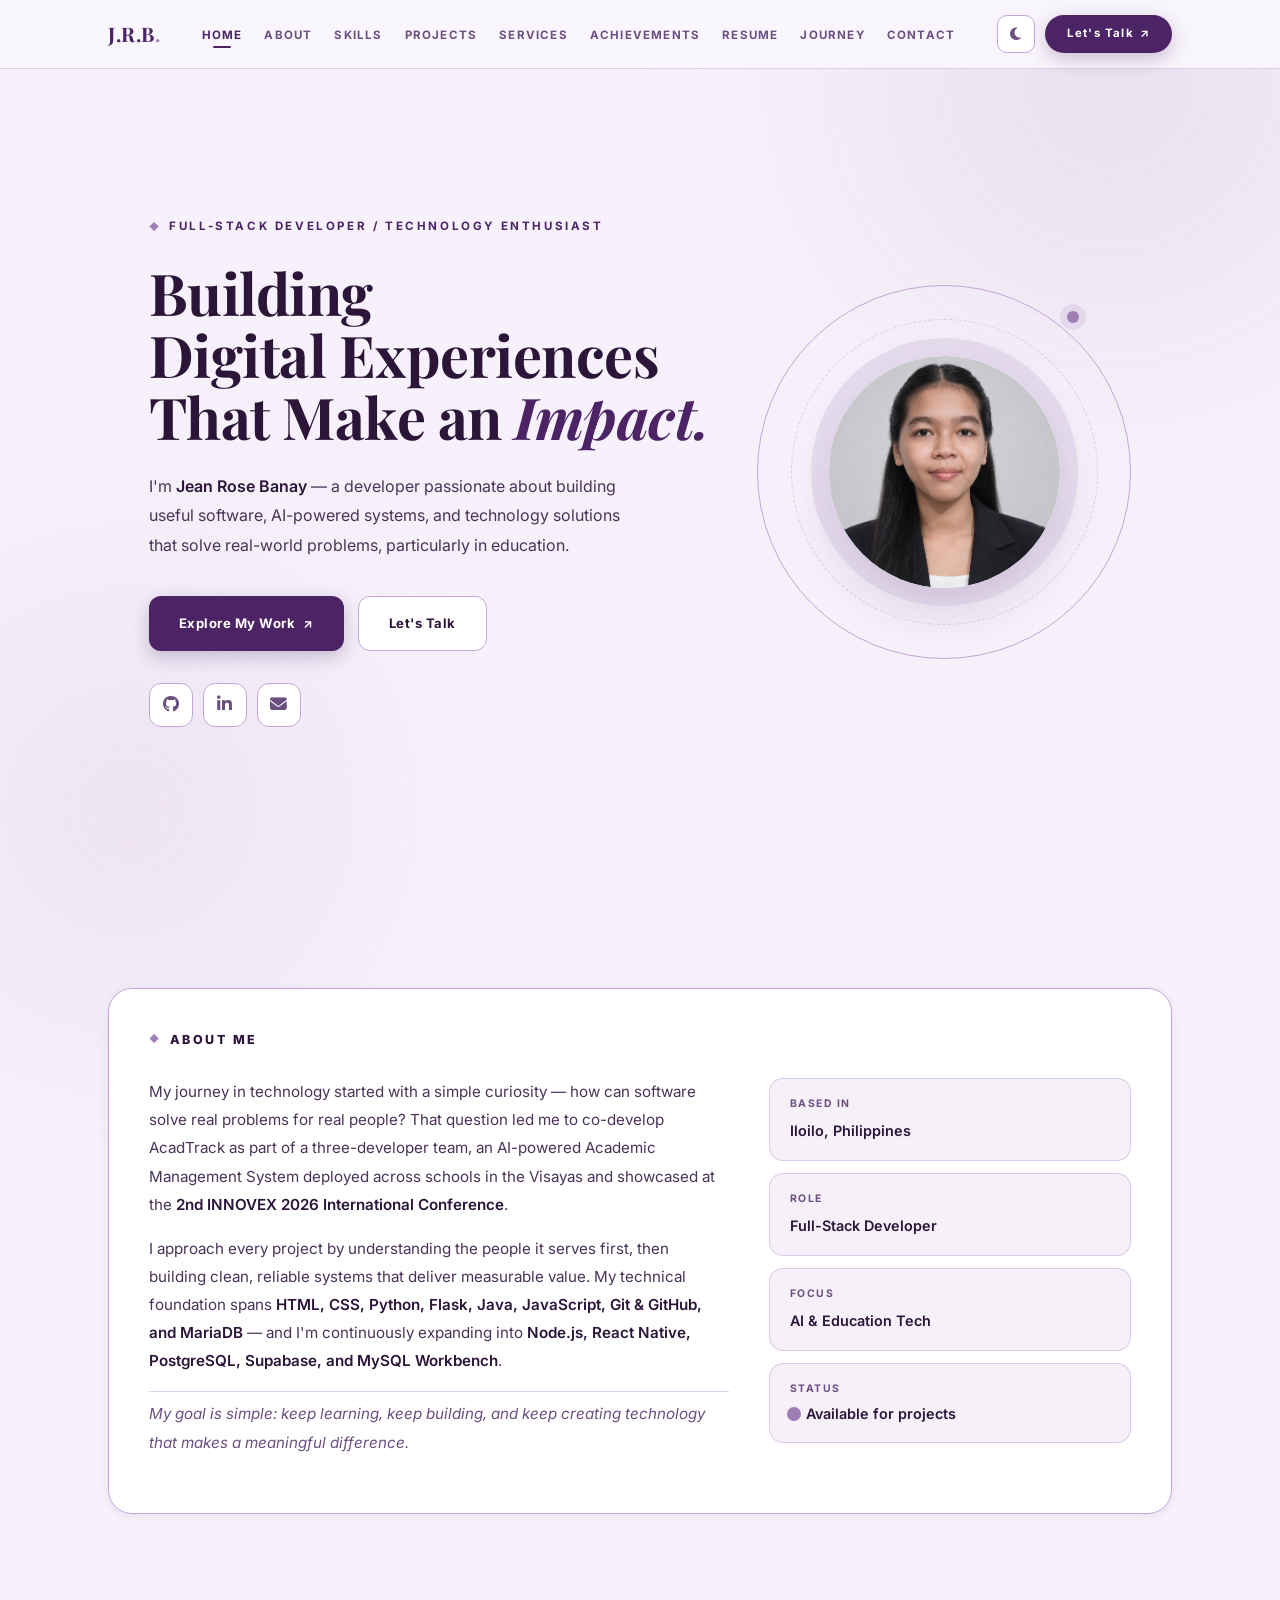
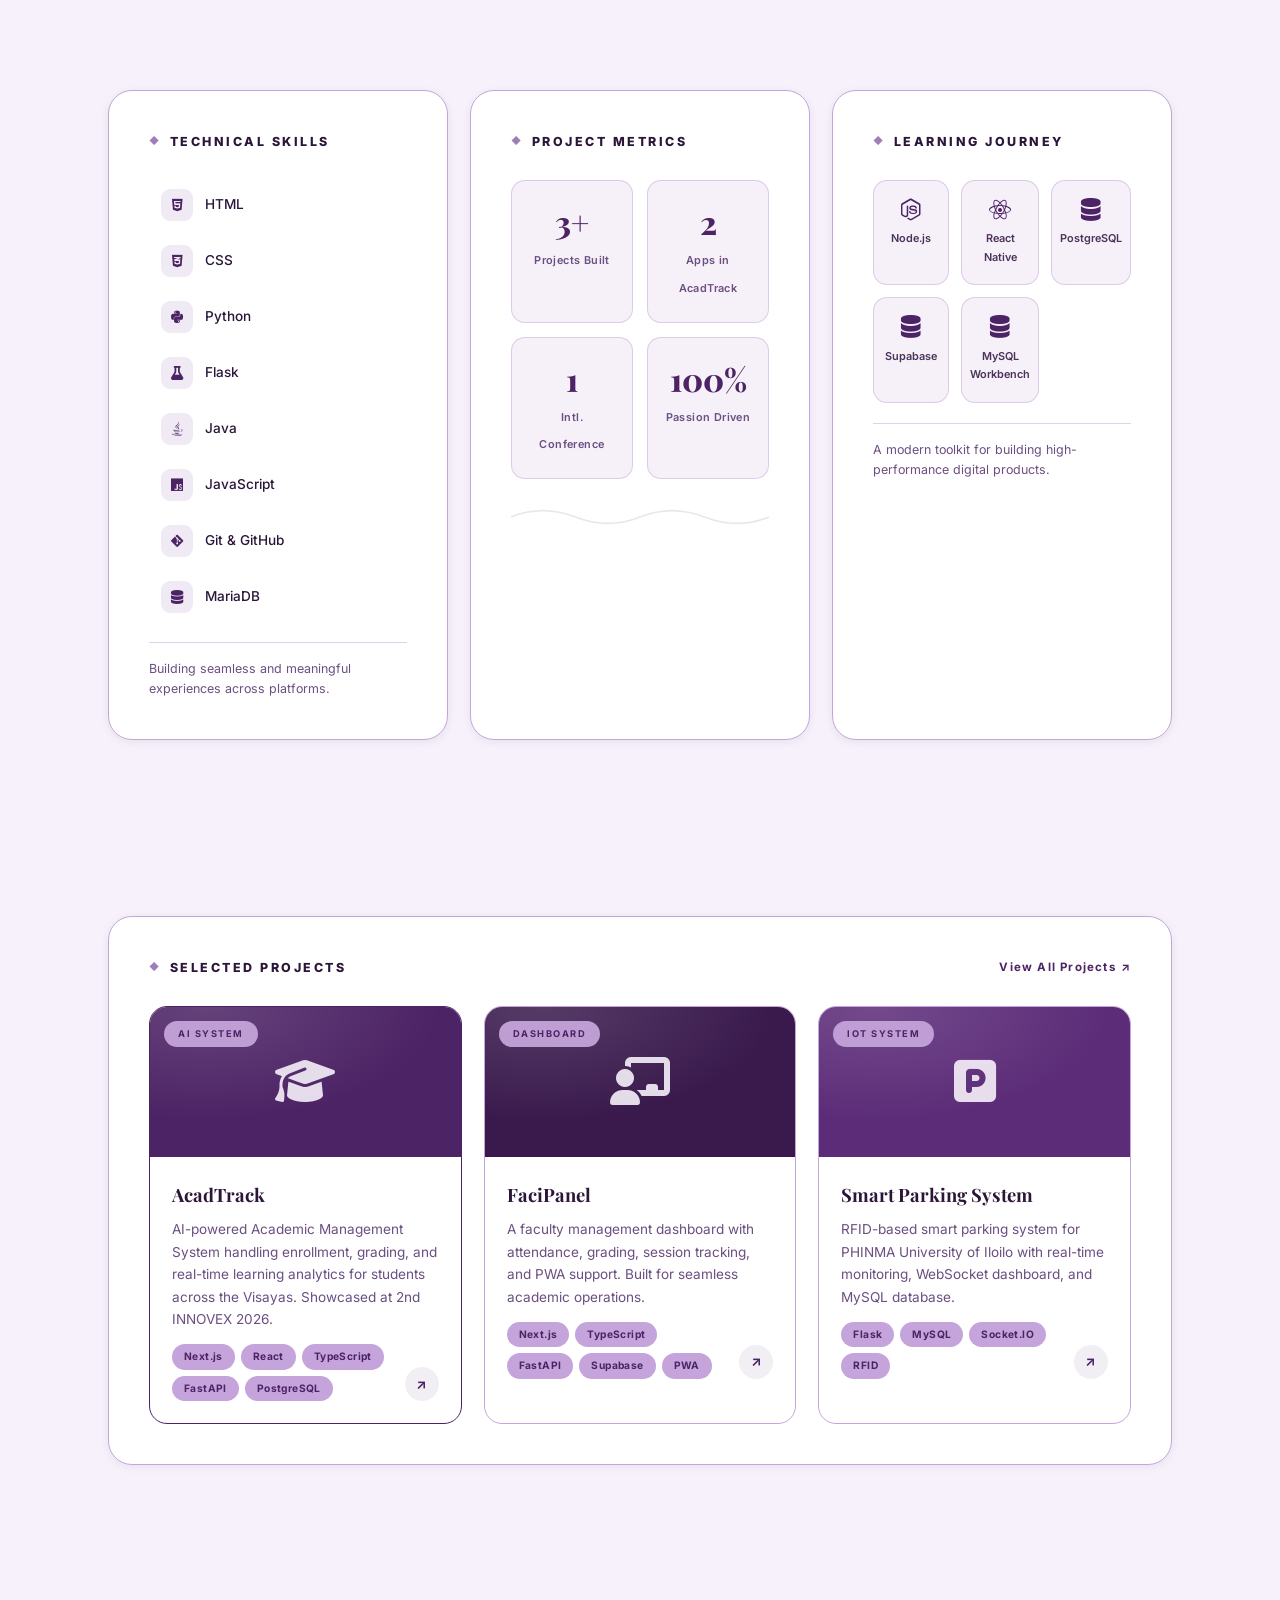
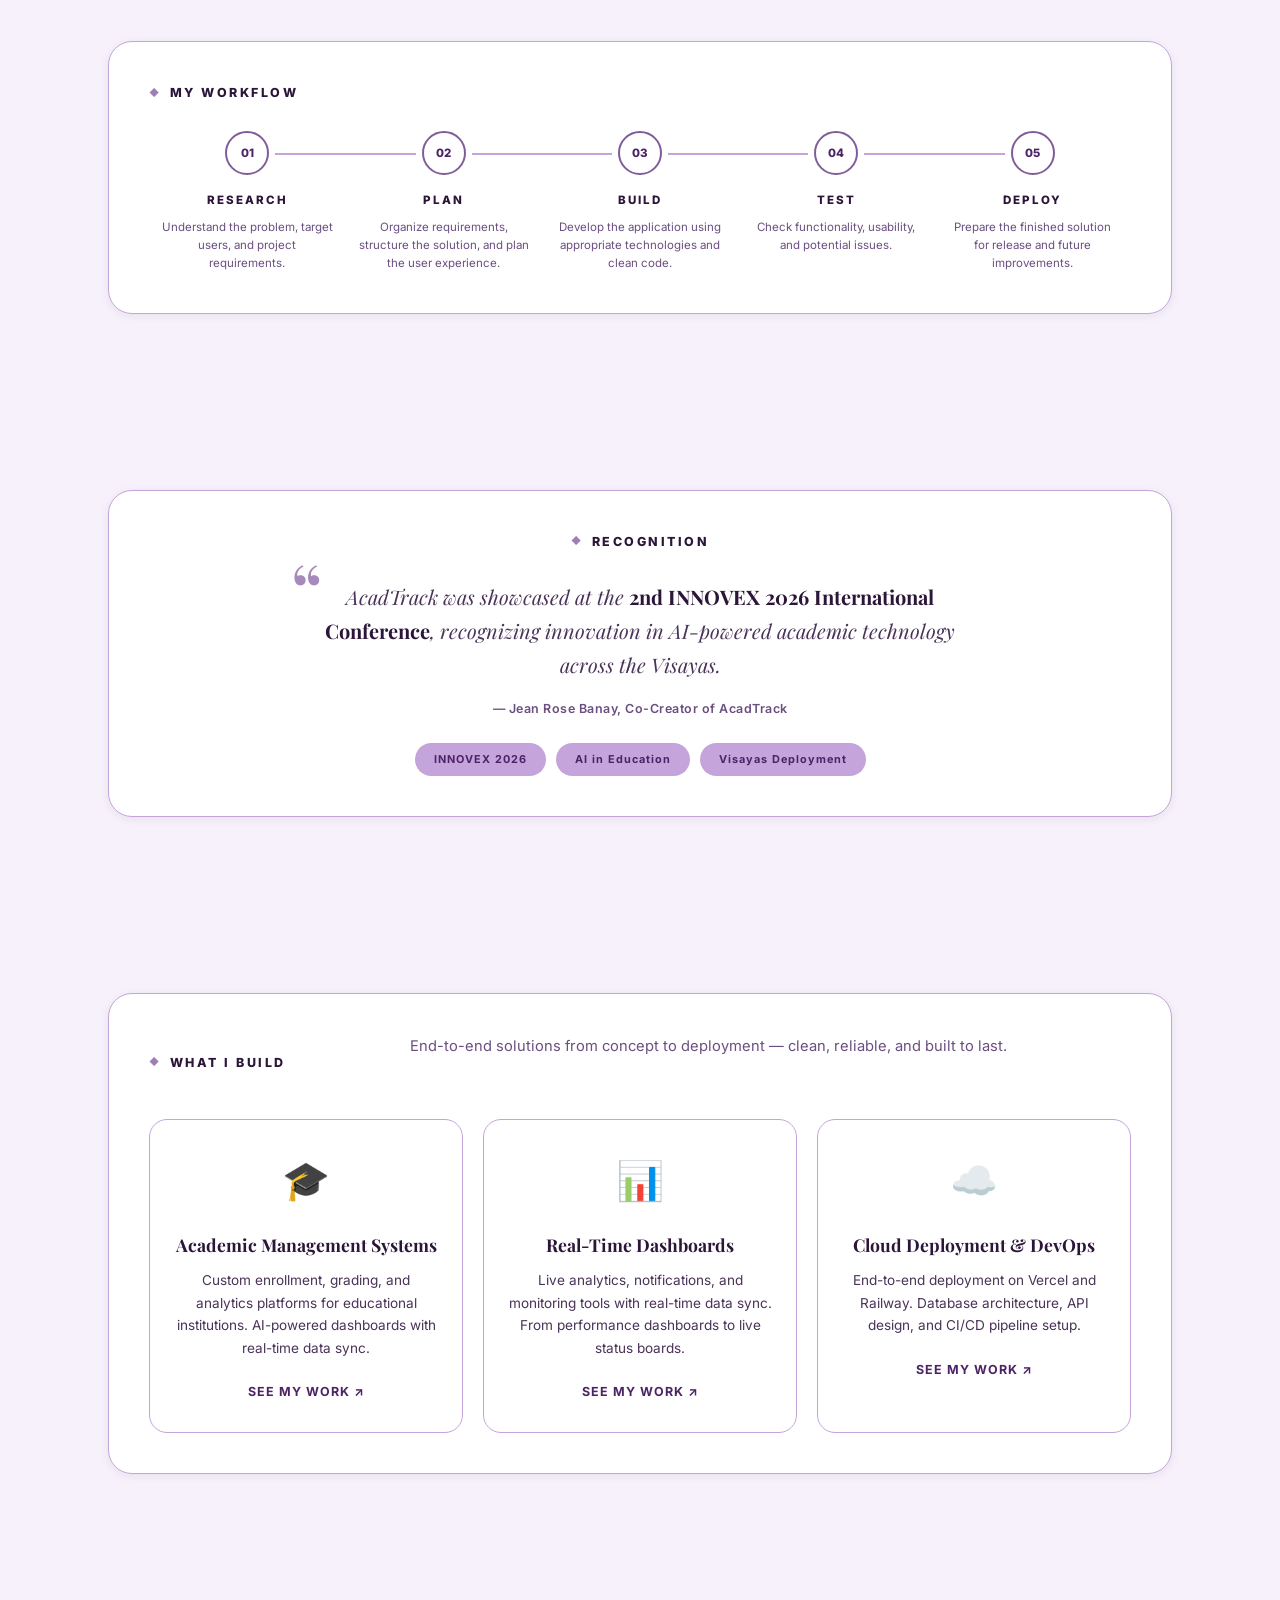
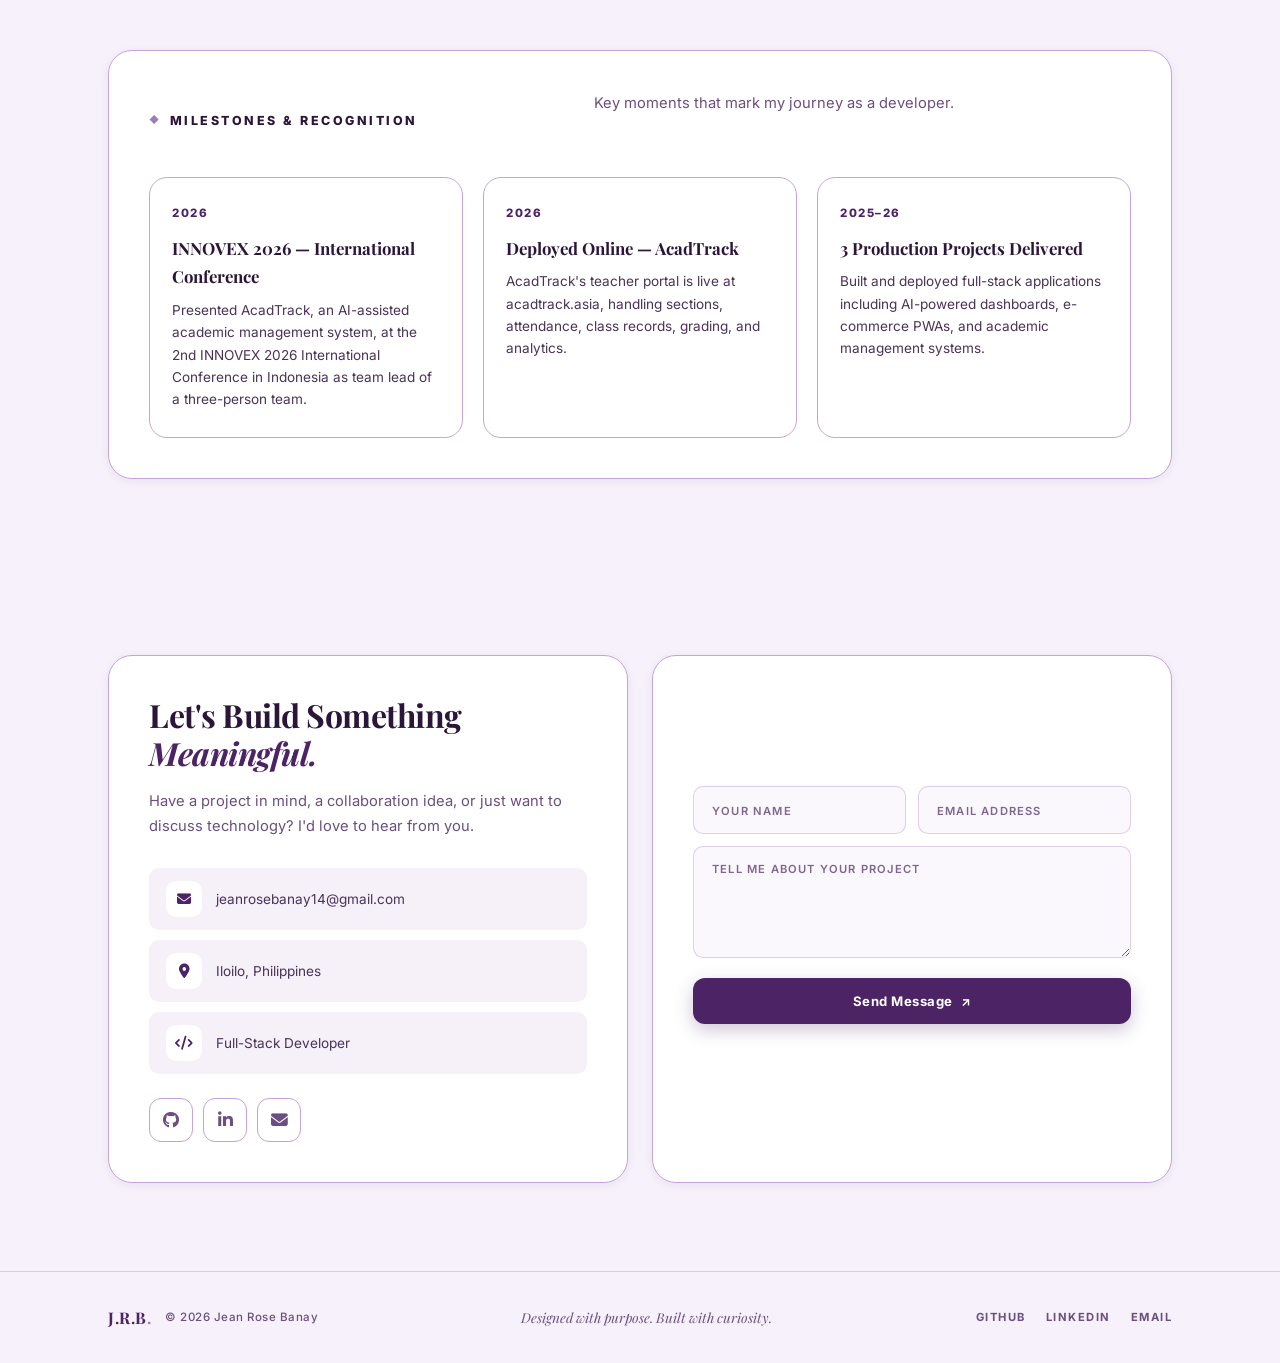
<file: index.html>
<!DOCTYPE html>
<html lang="en">
<head>
  <meta charset="UTF-8">
  <meta name="viewport" content="width=device-width, initial-scale=1.0">
  <meta name="description" content="Jean Rose Banay — Full-Stack Developer building useful software, AI-powered systems, and technology solutions. Portfolio and projects.">
  <meta name="theme-color" content="#4C2365">
  <title>Jean Rose Banay | Portfolio</title>
  <link rel="preconnect" href="https://fonts.googleapis.com">
  <link rel="preconnect" href="https://fonts.gstatic.com" crossorigin>
  <link href="https://fonts.googleapis.com/css2?family=Playfair+Display:ital,wght@0,400;0,500;0,600;0,700;0,800;1,400;1,500&family=Inter:wght@300;400;500;600;700&display=swap" rel="stylesheet">
  <link rel="stylesheet" href="https://cdnjs.cloudflare.com/ajax/libs/font-awesome/6.5.0/css/all.min.css">
  <link rel="stylesheet" href="style.css">
  <noscript>
    <style>.section { opacity: 1 !important; transform: none !important; }</style>
  </noscript>
</head>
<body>

  <div class="ambient-light light-1" aria-hidden="true"></div>
  <div class="ambient-light light-2" aria-hidden="true"></div>

  <a href="#main" class="skip-link">Skip to content</a>

  <header>
    <nav class="navbar" aria-label="Main navigation">
      <div class="nav-container">
        <a href="#hero" class="logo" aria-label="J.R.B. — Home">
          <span class="logo-mono">J.R.B<span class="logo-dot">.</span></span>
        </a>

        <ul class="nav-menu" id="nav-menu">
          <li><a href="#hero" class="nav-link active">HOME</a></li>
          <li><a href="#about" class="nav-link">ABOUT</a></li>
          <li><a href="#skills" class="nav-link">SKILLS</a></li>
          <li><a href="#projects" class="nav-link">PROJECTS</a></li>
          <li><a href="#services" class="nav-link">SERVICES</a></li>
          <li><a href="#achievements" class="nav-link">ACHIEVEMENTS</a></li>
          <li><a href="resume.html" class="nav-link">RESUME</a></li>
          <li><a href="#workflow" class="nav-link">JOURNEY</a></li>
          <li><a href="#contact" class="nav-link">CONTACT</a></li>
        </ul>

        <div class="nav-right">
          <button id="theme-toggle" class="theme-btn" aria-label="Toggle color theme">
            <i class="fas fa-moon" aria-hidden="true"></i>
          </button>
          <a href="#contact" class="nav-cta">Let's Talk <span aria-hidden="true">↗</span></a>
          <button class="hamburger" aria-label="Open menu" aria-expanded="false" aria-controls="nav-menu">
            <span class="bar"></span>
            <span class="bar"></span>
            <span class="bar"></span>
          </button>
        </div>
      </div>
    </nav>
  </header>

  <main id="main">

    <!-- ═══════════════ HERO ═══════════════ -->
    <section id="hero" class="section hero" aria-label="Introduction">
      <div class="container">
        <div class="hero-grid">
          <div class="hero-content">
            <p class="hero-label"><span class="diamond" aria-hidden="true">◆</span> FULL-STACK DEVELOPER / TECHNOLOGY ENTHUSIAST</p>

            <h1 class="hero-heading">
              Building<br>
              Digital Experiences<br>
              That Make an <em class="text-accent">Impact.</em>
            </h1>

            <p class="hero-intro">
              I'm <strong>Jean Rose Banay</strong> — a developer passionate about building useful software,
              AI-powered systems, and technology solutions that solve real-world problems,
              particularly in education.
            </p>

            <div class="hero-actions">
              <a href="#projects" class="btn btn-primary">Explore My Work <span class="btn-arrow" aria-hidden="true">↗</span></a>
              <a href="#contact" class="btn btn-ghost">Let's Talk</a>
            </div>

            <div class="hero-socials" aria-label="Social links">
              <a href="https://github.com/JeanRose14" target="_blank" rel="noopener noreferrer" class="social-icon" aria-label="GitHub profile">
                <i class="fab fa-github" aria-hidden="true"></i>
              </a>
              <a href="https://www.linkedin.com/in/jean-rose-banay-492a293ab/" target="_blank" rel="noopener noreferrer" class="social-icon" aria-label="LinkedIn profile">
                <i class="fab fa-linkedin-in" aria-hidden="true"></i>
              </a>
              <a href="mailto:jeanrosebanay14@gmail.com" class="social-icon" aria-label="Send an email">
                <i class="fas fa-envelope" aria-hidden="true"></i>
              </a>
            </div>
          </div>

          <div class="hero-visual">
            <div class="visual-frame">
              <div class="frame-ring ring-outer"></div>
              <div class="frame-ring ring-inner"></div>
              <div class="frame-core">
                <img src="assets/profile-photo.jpg" alt="Jean Rose Banay — Full-Stack Developer" class="profile-photo">
              </div>
            </div>
          </div>
        </div>
      </div>
    </section>

    <!-- ═══════════════ ABOUT ═══════════════ -->
    <section id="about" class="section" aria-label="About me">
      <div class="container">
        <div class="panel about-panel">
          <h3 class="panel-title"><span class="diamond" aria-hidden="true">◆</span> About Me</h3>
          <div class="about-grid">
            <div class="about-text">
              <p>
                My journey in technology started with a simple curiosity — how can software
                solve real problems for real people? That question led me to co-develop
                AcadTrack as part of a three-developer team, an AI-powered Academic
                Management System deployed across schools in the Visayas and showcased at
                the <strong>2nd INNOVEX 2026 International Conference</strong>.
              </p>
              <p>
                I approach every project by understanding the people it serves first,
                then building clean, reliable systems that deliver measurable value.
                My technical foundation spans <strong>HTML, CSS, Python, Flask, Java,
                JavaScript, Git &amp; GitHub, and MariaDB</strong> — and I'm continuously
                expanding into <strong>Node.js, React Native, PostgreSQL, Supabase,
                and MySQL Workbench</strong>.
              </p>
              <p class="about-goal">
                My goal is simple: keep learning, keep building, and keep creating
                technology that makes a meaningful difference.
              </p>
            </div>
            <div class="about-aside">
              <div class="aside-card">
                <span class="aside-label">Based in</span>
                <span class="aside-value">Iloilo, Philippines</span>
              </div>
              <div class="aside-card">
                <span class="aside-label">Role</span>
                <span class="aside-value">Full-Stack Developer</span>
              </div>
              <div class="aside-card">
                <span class="aside-label">Focus</span>
                <span class="aside-value">AI &amp; Education Tech</span>
              </div>
              <div class="aside-card">
                <span class="aside-label">Status</span>
                <span class="aside-value status-live"><span class="pulse-dot" aria-hidden="true"></span> Available for projects</span>
              </div>
            </div>
          </div>
        </div>
      </div>
    </section>

    <!-- ═══════════════ SKILLS / METRICS / TOOLS ═══════════════ -->
    <section id="skills" class="section" aria-label="Skills and technology stack">
      <div class="container">
        <div class="tri-grid">

          <div class="panel">
            <h3 class="panel-title"><span class="diamond" aria-hidden="true">◆</span> Technical Skills</h3>
            <ul class="skill-list">
              <li><span class="skill-ico"><i class="fab fa-html5" aria-hidden="true"></i></span> HTML</li>
              <li><span class="skill-ico"><i class="fab fa-css3-alt" aria-hidden="true"></i></span> CSS</li>
              <li><span class="skill-ico"><i class="fab fa-python" aria-hidden="true"></i></span> Python</li>
              <li><span class="skill-ico"><i class="fas fa-flask" aria-hidden="true"></i></span> Flask</li>
              <li><span class="skill-ico"><i class="fab fa-java" aria-hidden="true"></i></span> Java</li>
              <li><span class="skill-ico"><i class="fab fa-js" aria-hidden="true"></i></span> JavaScript</li>
              <li><span class="skill-ico"><i class="fab fa-git-alt" aria-hidden="true"></i></span> Git &amp; GitHub</li>
              <li><span class="skill-ico"><i class="fas fa-database" aria-hidden="true"></i></span> MariaDB</li>
            </ul>
            <p class="panel-footnote">Building seamless and meaningful experiences across platforms.</p>
          </div>

          <div class="panel">
            <h3 class="panel-title"><span class="diamond" aria-hidden="true">◆</span> Project Metrics</h3>
            <div class="metrics-grid">
              <div class="metric">
                <span class="metric-val">3+</span>
                <span class="metric-label">Projects Built</span>
              </div>
              <div class="metric">
                <span class="metric-val">2</span>
                <span class="metric-label">Apps in AcadTrack</span>
              </div>
              <div class="metric">
                <span class="metric-val">1</span>
                <span class="metric-label">Intl. Conference</span>
              </div>
              <div class="metric">
                <span class="metric-val">100%</span>
                <span class="metric-label">Passion Driven</span>
              </div>
            </div>
            <div class="metric-wave" aria-hidden="true">
              <svg viewBox="0 0 300 40" fill="none" xmlns="http://www.w3.org/2000/svg">
                <path d="M0 20 Q37 5 75 20 T150 20 T225 20 T300 20" stroke="url(#wg)" stroke-width="2" fill="none"/>
                <defs>
                  <linearGradient id="wg" x1="0" y1="0" x2="300" y2="0">
                    <stop offset="0%" stop-color="#4C2365" stop-opacity="0.15"/>
                    <stop offset="50%" stop-color="#C4A4DA" stop-opacity="0.6"/>
                    <stop offset="100%" stop-color="#4C2365" stop-opacity="0.15"/>
                  </linearGradient>
                </defs>
              </svg>
            </div>
          </div>

          <div class="panel">
            <h3 class="panel-title"><span class="diamond" aria-hidden="true">◆</span> Learning Journey</h3>
            <div class="tools-grid">
              <div class="tool"><i class="fab fa-node-js" aria-hidden="true"></i><span>Node.js</span></div>
              <div class="tool"><i class="fab fa-react" aria-hidden="true"></i><span>React Native</span></div>
              <div class="tool"><i class="fas fa-database" aria-hidden="true"></i><span>PostgreSQL</span></div>
              <div class="tool"><i class="fas fa-database" aria-hidden="true"></i><span>Supabase</span></div>
              <div class="tool"><i class="fas fa-database" aria-hidden="true"></i><span>MySQL Workbench</span></div>
            </div>
            <p class="panel-footnote">A modern toolkit for building high-performance digital products.</p>
          </div>
        </div>
      </div>
    </section>

    <!-- ═══════════════ PROJECTS ═══════════════ -->
    <section id="projects" class="section" aria-label="Selected projects">
      <div class="container">
        <div class="panel">
          <div class="panel-top">
            <h2 class="panel-title"><span class="diamond" aria-hidden="true">◆</span> Selected Projects</h2>
            <a href="https://github.com/JeanRose14" target="_blank" rel="noopener noreferrer" class="panel-link">
              View All Projects <span aria-hidden="true">↗</span>
            </a>
          </div>

          <div class="projects-grid">
            <article class="project-card featured" tabindex="0" role="link"
              aria-label="Open AcadTrack project"
              data-url="https://acadtrack.asia">
              <div class="project-thumb thumb-acadtrack">
                <span class="project-badge">AI System</span>
                <div class="thumb-visual" aria-hidden="true">
                  <i class="fas fa-graduation-cap"></i>
                </div>
              </div>
              <div class="project-body">
                <h3 class="project-name">AcadTrack</h3>
                <p class="project-desc">AI-powered Academic Management System handling enrollment, grading, and real-time learning analytics for students across the Visayas. Showcased at 2nd INNOVEX 2026.</p>
                <div class="project-tags">
                  <span>Next.js</span><span>React</span><span>TypeScript</span><span>FastAPI</span><span>PostgreSQL</span>
                </div>
                <span class="project-arrow" aria-hidden="true">↗</span>
              </div>
            </article>

            <article class="project-card" tabindex="0" role="link"
              aria-label="Open FaciPanel project"
              data-url="https://github.com/mark-12-fr/faci-panel">
              <div class="project-thumb thumb-facipanel">
                <span class="project-badge">Dashboard</span>
                <div class="thumb-visual" aria-hidden="true">
                  <i class="fas fa-chalkboard-teacher"></i>
                </div>
              </div>
              <div class="project-body">
                <h3 class="project-name">FaciPanel</h3>
                <p class="project-desc">A faculty management dashboard with attendance, grading, session tracking, and PWA support. Built for seamless academic operations.</p>
                <div class="project-tags">
                  <span>Next.js</span><span>TypeScript</span><span>FastAPI</span><span>Supabase</span><span>PWA</span>
                </div>
                <span class="project-arrow" aria-hidden="true">↗</span>
              </div>
            </article>

            <article class="project-card" tabindex="0" role="link"
              aria-label="Open Smart Parking System project"
              data-url="https://github.com/JeanRose14/An-Integrated-Smart-Parking-Facility-Management-System-for-PHINMA-University-of-Iloilo">
              <div class="project-thumb thumb-parking">
                <span class="project-badge">IoT System</span>
                <div class="thumb-visual" aria-hidden="true">
                  <i class="fas fa-parking"></i>
                </div>
              </div>
              <div class="project-body">
                <h3 class="project-name">Smart Parking System</h3>
                <p class="project-desc">RFID-based smart parking system for PHINMA University of Iloilo with real-time monitoring, WebSocket dashboard, and MySQL database.</p>
                <div class="project-tags">
                  <span>Flask</span><span>MySQL</span><span>Socket.IO</span><span>RFID</span>
                </div>
                <span class="project-arrow" aria-hidden="true">↗</span>
              </div>
            </article>
          </div>
        </div>
      </div>
    </section>

    <!-- ═══════════════ WORKFLOW ═══════════════ -->
    <section id="workflow" class="section" aria-label="My workflow">
      <div class="container">
        <div class="panel">
          <h3 class="panel-title"><span class="diamond" aria-hidden="true">◆</span> My Workflow</h3>
          <ol class="workflow-steps">
            <li class="step">
              <div class="step-num">01</div>
              <div class="step-line" aria-hidden="true"></div>
              <div class="step-text">
                <h4>Research</h4>
                <p>Understand the problem, target users, and project requirements.</p>
              </div>
            </li>
            <li class="step">
              <div class="step-num">02</div>
              <div class="step-line" aria-hidden="true"></div>
              <div class="step-text">
                <h4>Plan</h4>
                <p>Organize requirements, structure the solution, and plan the user experience.</p>
              </div>
            </li>
            <li class="step">
              <div class="step-num">03</div>
              <div class="step-line" aria-hidden="true"></div>
              <div class="step-text">
                <h4>Build</h4>
                <p>Develop the application using appropriate technologies and clean code.</p>
              </div>
            </li>
            <li class="step">
              <div class="step-num">04</div>
              <div class="step-line" aria-hidden="true"></div>
              <div class="step-text">
                <h4>Test</h4>
                <p>Check functionality, usability, and potential issues.</p>
              </div>
            </li>
            <li class="step">
              <div class="step-num">05</div>
              <div class="step-text">
                <h4>Deploy</h4>
                <p>Prepare the finished solution for release and future improvements.</p>
              </div>
            </li>
          </ol>
        </div>
      </div>
    </section>

    <!-- ═══════════════ RECOGNITION ═══════════════ -->
    <section id="recognition" class="section" aria-label="Recognition">
      <div class="container">
        <div class="panel recognition-panel">
          <h3 class="panel-title"><span class="diamond" aria-hidden="true">◆</span> Recognition</h3>
          <blockquote class="recognition-quote">
            <p>
              AcadTrack was showcased at the <strong>2nd INNOVEX 2026 International Conference</strong>,
              recognizing innovation in AI-powered academic technology across the Visayas.
            </p>
            <footer class="recognition-attr">— Jean Rose Banay, Co-Creator of AcadTrack</footer>
          </blockquote>
          <div class="recognition-tags">
            <span class="rec-badge">INNOVEX 2026</span>
            <span class="rec-badge">AI in Education</span>
            <span class="rec-badge">Visayas Deployment</span>
          </div>
        </div>
      </div>
    </section>

    <!-- ═══════════════ SERVICES ═══════════════ -->
    <section id="services" class="section" aria-label="Services">
      <div class="container">
        <div class="panel">
          <div class="panel-top">
            <h3 class="panel-title"><span class="diamond" aria-hidden="true">◆</span> What I Build</h3>
            <p class="services-lead">End-to-end solutions from concept to deployment — clean, reliable, and built to last.</p>
          </div>
          <div class="services-grid">
            <article class="service-card" tabindex="0">
              <div class="service-icon" aria-hidden="true">🎓</div>
              <h4 class="service-name">Academic Management Systems</h4>
              <p class="service-desc">Custom enrollment, grading, and analytics platforms for educational institutions. AI-powered dashboards with real-time data sync.</p>
              <a href="#projects" class="service-link">See My Work <span aria-hidden="true">↗</span></a>
            </article>
            <article class="service-card" tabindex="0">
              <div class="service-icon" aria-hidden="true">📊</div>
              <h4 class="service-name">Real-Time Dashboards</h4>
              <p class="service-desc">Live analytics, notifications, and monitoring tools with real-time data sync. From performance dashboards to live status boards.</p>
              <a href="#projects" class="service-link">See My Work <span aria-hidden="true">↗</span></a>
            </article>
            <article class="service-card" tabindex="0">
              <div class="service-icon" aria-hidden="true">☁️</div>
              <h4 class="service-name">Cloud Deployment &amp; DevOps</h4>
              <p class="service-desc">End-to-end deployment on Vercel and Railway. Database architecture, API design, and CI/CD pipeline setup.</p>
              <a href="#projects" class="service-link">See My Work <span aria-hidden="true">↗</span></a>
            </article>
          </div>
        </div>
      </div>
    </section>

    <!-- ═══════════════ ACHIEVEMENTS ═══════════════ -->
    <section id="achievements" class="section" aria-label="Achievements">
      <div class="container">
        <div class="panel">
          <div class="panel-top">
            <h3 class="panel-title"><span class="diamond" aria-hidden="true">◆</span> Milestones &amp; Recognition</h3>
            <p class="ach-lead">Key moments that mark my journey as a developer.</p>
          </div>
          <div class="achievements-grid">
            <article class="ach-card" tabindex="0">
              <div class="ach-year">2026</div>
              <h4 class="ach-title">INNOVEX 2026 — International Conference</h4>
              <p class="ach-desc">Presented AcadTrack, an AI-assisted academic management system, at the 2nd INNOVEX 2026 International Conference in Indonesia as team lead of a three-person team.</p>
            </article>
            <article class="ach-card" tabindex="0">
              <div class="ach-year">2026</div>
              <h4 class="ach-title">Deployed Online — AcadTrack</h4>
              <p class="ach-desc">AcadTrack's teacher portal is live at acadtrack.asia, handling sections, attendance, class records, grading, and analytics.</p>
            </article>
            <article class="ach-card" tabindex="0">
              <div class="ach-year">2025–26</div>
              <h4 class="ach-title">3 Production Projects Delivered</h4>
              <p class="ach-desc">Built and deployed full-stack applications including AI-powered dashboards, e-commerce PWAs, and academic management systems.</p>
            </article>
          </div>
        </div>
      </div>
    </section>

    <!-- ═══════════════ CONTACT ═══════════════ -->
    <section id="contact" class="section" aria-label="Contact">
      <div class="container">
        <div class="contact-grid">

          <div class="panel contact-info">
            <h3 class="panel-title panel-title-lg">
              Let's Build Something<br><span class="text-accent">Meaningful.</span>
            </h3>
            <p class="contact-lead">
              Have a project in mind, a collaboration idea, or just want to discuss
              technology? I'd love to hear from you.
            </p>

            <div class="contact-details">
              <a href="mailto:jeanrosebanay14@gmail.com" class="contact-row">
                <span class="row-icon" aria-hidden="true"><i class="fas fa-envelope"></i></span>
                <span>jeanrosebanay14@gmail.com</span>
              </a>
              <div class="contact-row">
                <span class="row-icon" aria-hidden="true"><i class="fas fa-map-marker-alt"></i></span>
                <span>Iloilo, Philippines</span>
              </div>
              <div class="contact-row">
                <span class="row-icon" aria-hidden="true"><i class="fas fa-code"></i></span>
                <span>Full-Stack Developer</span>
              </div>
            </div>

            <div class="contact-socials" aria-label="Social media links">
              <a href="https://github.com/JeanRose14" target="_blank" rel="noopener noreferrer" class="social-icon" aria-label="GitHub">
                <i class="fab fa-github" aria-hidden="true"></i>
              </a>
              <a href="https://www.linkedin.com/in/jean-rose-banay-492a293ab/" target="_blank" rel="noopener noreferrer" class="social-icon" aria-label="LinkedIn">
                <i class="fab fa-linkedin-in" aria-hidden="true"></i>
              </a>
              <a href="mailto:jeanrosebanay14@gmail.com" class="social-icon" aria-label="Email">
                <i class="fas fa-envelope" aria-hidden="true"></i>
              </a>
            </div>
          </div>

          <div class="panel contact-form-panel">
            <form id="contact-form" novalidate>
              <div class="form-row">
                <div class="form-field">
                  <label for="cf-name" class="sr-only">Your name</label>
                  <input type="text" id="cf-name" name="name" placeholder="YOUR NAME" autocomplete="name" required>
                </div>
                <div class="form-field">
                  <label for="cf-email" class="sr-only">Email address</label>
                  <input type="email" id="cf-email" name="email" placeholder="EMAIL ADDRESS" autocomplete="email" required>
                </div>
              </div>
              <div class="form-field">
                <label for="cf-msg" class="sr-only">Your message</label>
                <textarea id="cf-msg" name="message" rows="5" placeholder="TELL ME ABOUT YOUR PROJECT" required></textarea>
              </div>
              <button type="submit" class="btn btn-primary btn-block">
                Send Message <span class="btn-arrow" aria-hidden="true">↗</span>
              </button>
              <p class="form-note" role="status" aria-live="polite"></p>
            </form>
          </div>

        </div>
      </div>
    </section>

  </main>

  <footer class="site-footer">
    <div class="container footer-inner">
      <div class="footer-brand">
        <span class="logo-mono">J.R.B<span class="logo-dot">.</span></span>
        <span class="footer-copy">&copy; 2026 Jean Rose Banay</span>
      </div>
      <p class="footer-tagline">Designed with purpose. Built with curiosity.</p>
      <div class="footer-links">
        <a href="https://github.com/JeanRose14" target="_blank" rel="noopener noreferrer">GitHub</a>
        <a href="https://www.linkedin.com/in/jean-rose-banay-492a293ab/" target="_blank" rel="noopener noreferrer">LinkedIn</a>
        <a href="mailto:jeanrosebanay14@gmail.com">Email</a>
      </div>
    </div>
  </footer>

  <script src="script.js"></script>
</body>
</html>
</file>
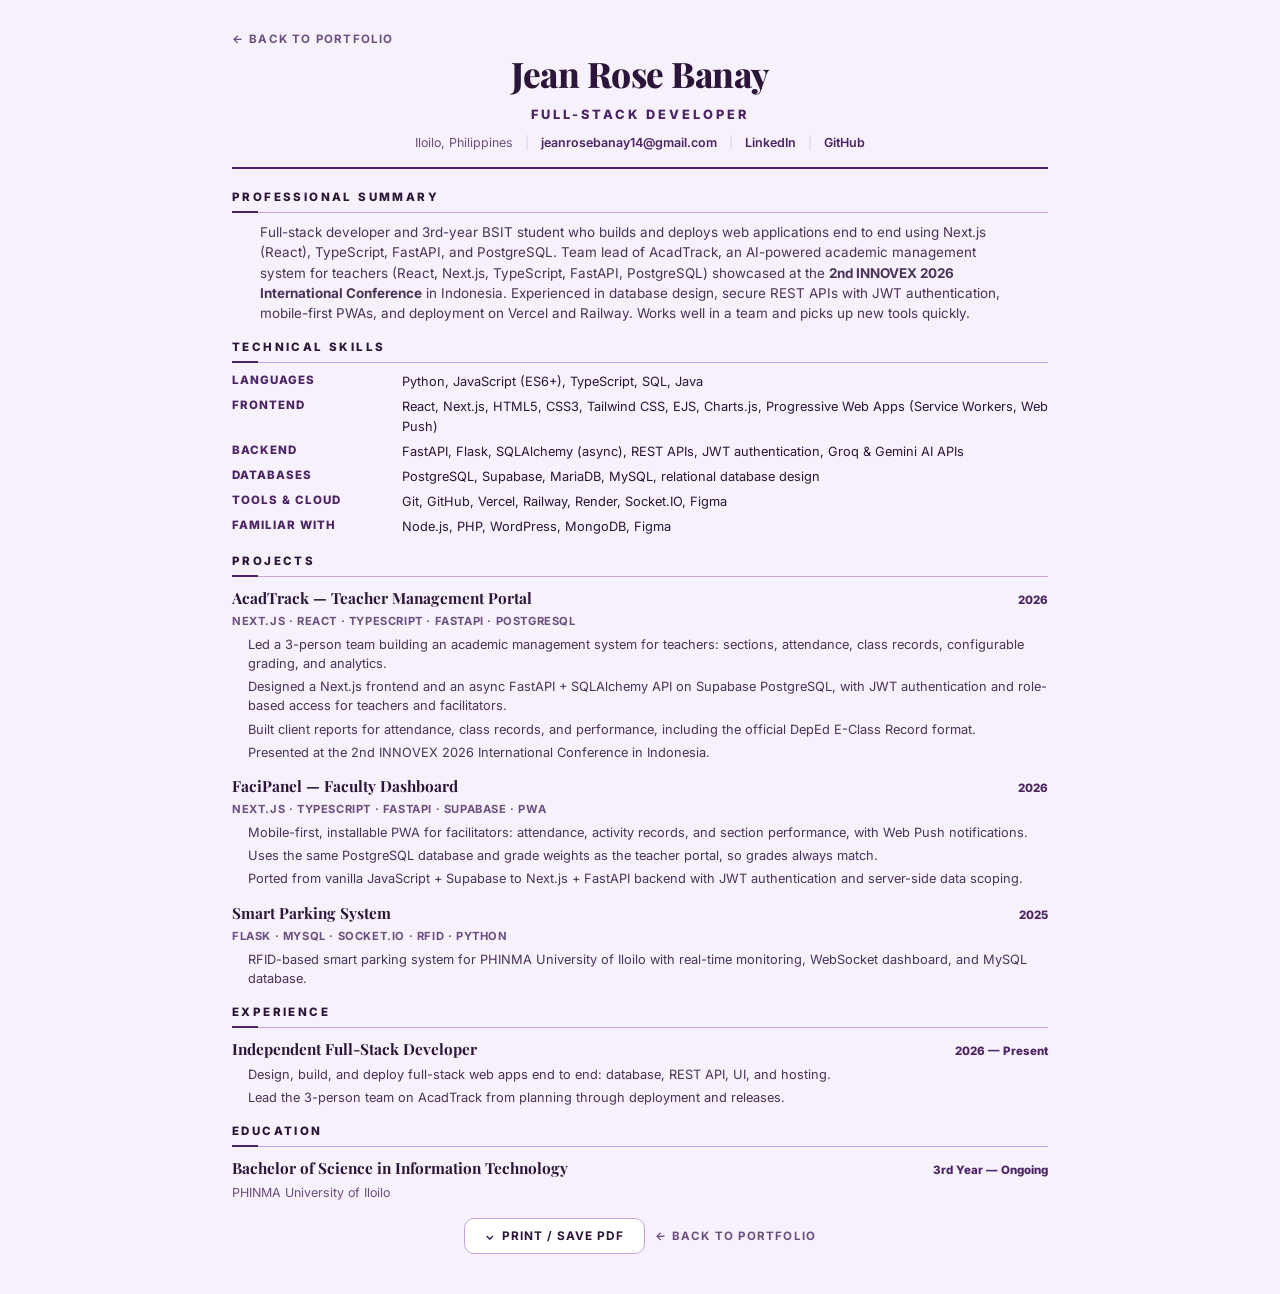
<file: resume.html>
<!DOCTYPE html>
<html lang="en">
<head>
  <meta charset="UTF-8">
  <meta name="viewport" content="width=device-width, initial-scale=1.0">
  <meta name="description" content="Jean Rose Banay — Full-Stack Developer Resume">
  <title>Jean Rose Banay | Resume</title>
  <link rel="preconnect" href="https://fonts.googleapis.com">
  <link rel="preconnect" href="https://fonts.gstatic.com" crossorigin>
  <link href="https://fonts.googleapis.com/css2?family=Playfair+Display:ital,wght@0,600;0,700;0,800;1,400&family=Inter:wght@400;500;600;700&display=swap" rel="stylesheet">
  <link rel="stylesheet" href="style.css">
  <style>
    /* ═════════════════════════════════════════════════════════════════════════════════════════════════
       RESUME PAGE — Compact, single-page résumé layout (print-ready, no gaps)
       Reuses the portfolio's deep-purple palette from style.css
       ═══════════════════════════════════════════════════════════════════════════════════════════════ */

    .resume-wrap {
      max-width: 860px;
      margin: 0 auto;
      padding: 28px 22px 40px;
      color: var(--ink);
      line-height: 1.5;
      font-family: var(--sans);
      font-size: 0.84rem;
    }

    /* ── Header ── */
    .resume-head {
      text-align: center;
      border-bottom: 2.5px double var(--primary-ink);
      padding-bottom: 14px;
      margin-bottom: 20px;
    }
    .resume-name {
      font-family: var(--serif);
      font-size: 2.2rem;
      font-weight: 800;
      letter-spacing: -0.5px;
      margin: 0 0 4px;
      color: var(--ink);
    }
    .resume-title {
      font-size: 0.8rem;
      font-weight: 800;
      letter-spacing: 3px;
      text-transform: uppercase;
      color: var(--primary-ink);
      margin: 0 0 10px;
    }
    .resume-contact {
      display: flex;
      justify-content: center;
      gap: 12px;
      flex-wrap: wrap;
      font-size: 0.78rem;
      color: var(--ink-muted);
    }
    .resume-contact a {
      color: var(--primary-ink);
      text-decoration: none;
      font-weight: 600;
    }
    .resume-contact a:hover {
      text-decoration: underline;
    }
    .resume-contact .sep {
      color: var(--border-soft);
      font-weight: 400;
    }

    /* ── Sections ── */
    section.resume-section {
      margin-bottom: 16px;
    }
    .resume-section h2 {
      font-size: 0.72rem;
      font-weight: 800;
      letter-spacing: 2.4px;
      text-transform: uppercase;
      color: var(--ink);
      margin: 0 0 9px;
      padding-bottom: 6px;
      border-bottom: 1px solid var(--border);
      position: relative;
    }
    .resume-section h2::after {
      content: '';
      position: absolute;
      bottom: -1px;
      left: 0;
      width: 26px;
      height: 2px;
      background: var(--primary-ink);
    }

    /* ── Professional Summary ── */
    .resume-summary p {
      margin: 0;
      font-size: 0.84rem;
      color: var(--ink-soft);
      max-width: 760px;
      margin-left: auto;
      margin-right: auto;
    }

    /* ── Technical Skills (two columns: label | values) ── */
    .skills-grid {
      display: grid;
      grid-template-columns: 150px 1fr;
      gap: 6px 20px;
    }
    .skill-cat {
      font-weight: 800;
      font-size: 0.72rem;
      color: var(--primary-ink);
      text-transform: uppercase;
      letter-spacing: 1px;
      align-self: start;
    }
    .skill-val {
      font-size: 0.8rem;
      color: var(--ink);
      align-self: start;
    }

    /* ── Entries: Projects / Experience / Education ── */
    .resume-entry {
      margin-bottom: 12px;
      page-break-inside: avoid;
    }
    .resume-entry-head {
      display: flex;
      justify-content: space-between;
      align-items: baseline;
      margin-bottom: 4px;
    }
    .resume-entry-name {
      font-family: var(--serif);
      font-size: 0.96rem;
      font-weight: 700;
      color: var(--ink);
    }
    .resume-entry-date {
      font-size: 0.72rem;
      font-weight: 800;
      color: var(--primary-ink);
      white-space: nowrap;
    }
    .resume-entry-stack {
      display: block;
      font-size: 0.7rem;
      font-weight: 700;
      color: var(--ink-muted);
      text-transform: uppercase;
      letter-spacing: 0.6px;
      margin-bottom: 5px;
    }
    .resume-entry ul {
      margin: 0;
      padding-left: 16px;
      color: var(--ink-soft);
      font-size: 0.8rem;
    }
    .resume-entry li {
      margin-bottom: 4px;
      line-height: 1.5;
    }
    .resume-entry li::marker {
      color: var(--primary-ink);
    }

    /* Education org line */
    .edu-org {
      color: var(--ink-muted);
      font-size: 0.78rem;
      margin-top: 1px;
    }

    /* ── Actions ── */
    .resume-actions {
      margin-top: 4px;
      display: flex;
      gap: 10px;
      justify-content: center;
      flex-wrap: wrap;
      page-break-inside: avoid;
    }
    .btn-print {
      display: inline-flex;
      align-items: center;
      gap: 6px;
      padding: 10px 20px;
      border: 1.5px solid var(--border);
      border-radius: 10px;
      background: var(--surface);
      color: var(--ink);
      font-family: var(--sans);
      font-size: 0.74rem;
      font-weight: 700;
      letter-spacing: 1px;
      text-transform: uppercase;
      text-decoration: none;
      cursor: pointer;
      transition: all 0.3s var(--ease);
    }
    .btn-print:hover {
      background: var(--primary);
      border-color: var(--primary);
      color: #fff;
      transform: translateY(-1px);
      box-shadow: var(--shadow-btn);
    }
    .back-link {
      font-size: 0.72rem;
      font-weight: 700;
      letter-spacing: 1.2px;
      text-transform: uppercase;
      color: var(--ink-muted);
      text-decoration: none;
      display: inline-flex;
      align-items: center;
      gap: 5px;
    }
    .back-link:hover { color: var(--primary-ink); }

    .print-hide { display: none !important; }

    /* ── Print ── */
    @media print {
      * { -webkit-print-color-adjust: exact !important; print-color-adjust: exact !important; }
      html { background: #fff !important; }
      body {
        background: #fff !important;
        color: #111 !important;
        font-size: 9pt;
        line-height: 1.45;
      }
      .resume-wrap {
        max-width: 100%;
        padding: 0;
        margin: 0;
        color: #111;
      }
      .print-hide, .no-print, .resume-actions, .btn-print, .ambient-light,
      header.navbar, footer, .site-footer { display: none !important; }
      a { color: #111 !important; text-decoration: none; }
      .resume-head { border-bottom-color: #111; padding-bottom: 12px; margin-bottom: 16px; }
      .resume-name { color: #111; }
      .resume-title { color: #4C2365; }
      .resume-contact { color: #555; }
      .resume-contact a { color: #4C2365; }
      .resume-section { page-break-inside: avoid; margin-bottom: 14px; }
      .resume-section h2 { color: #111; border-bottom-color: #111; }
      .resume-section h2::after { background: #111; }
      .resume-summary p { color: #333; }
      .skill-cat { color: #4C2365; }
      .skill-val { color: #111; }
      .resume-entry-name { color: #111; }
      .resume-entry-date { color: #4C2365; }
      .resume-entry-stack { color: #555; }
      .resume-entry ul { color: #333; }
      .resume-entry li::marker { color: #4C2365; }
      .edu-org { color: #555; }
      .resume-entry { page-break-inside: avoid; margin-bottom: 10px; }
      @page { margin: 14mm 12mm; }
    }

    /* ── Responsive ── */
    @media (max-width: 640px) {
      .resume-wrap { padding: 22px 16px 32px; }
      .resume-name { font-size: 1.8rem; }
      .skills-grid { grid-template-columns: 1fr; }
      .resume-contact { gap: 8px; }
    }
  </style>
</head>
<body>

  <div class="resume-wrap">

    <!-- Back to portfolio -->
    <a href="./" class="back-link" aria-label="Back to portfolio"><span aria-hidden="true">←</span> Back to Portfolio</a>

    <!-- ═══════════════ HEADER ═══════════════ -->
    <header class="resume-head">
      <h1 class="resume-name">Jean Rose Banay</h1>
      <div class="resume-title">Full-Stack Developer</div>
      <div class="resume-contact">
        <span>Iloilo, Philippines</span>
        <span class="sep">|</span>
        <a href="mailto:jeanrosebanay14@gmail.com">jeanrosebanay14@gmail.com</a>
        <span class="sep">|</span>
        <a href="https://www.linkedin.com/in/jean-rose-banay-492a293ab/" target="_blank" rel="noopener noreferrer">LinkedIn</a>
        <span class="sep">|</span>
        <a href="https://github.com/JeanRose14" target="_blank" rel="noopener noreferrer">GitHub</a>
      </div>
    </header>

    <!-- ═══════════════ PROFESSIONAL SUMMARY ═══════════════ -->
    <section class="resume-section">
      <h2>Professional Summary</h2>
      <div class="resume-summary">
        <p>
          Full-stack developer and 3rd-year BSIT student who builds and deploys web applications end to end
          using Next.js (React), TypeScript, FastAPI, and PostgreSQL. Team lead of AcadTrack, an AI-powered
          academic management system for teachers (React, Next.js, TypeScript, FastAPI, PostgreSQL) showcased
          at the <strong>2nd INNOVEX 2026 International Conference</strong> in Indonesia. Experienced in
          database design, secure REST APIs with JWT authentication, mobile-first PWAs, and deployment on
          Vercel and Railway. Works well in a team and picks up new tools quickly.
        </p>
      </div>
    </section>

    <!-- ═══════════════ TECHNICAL SKILLS ═══════════════ -->
    <section class="resume-section">
      <h2>Technical Skills</h2>
      <div class="skills-grid">
        <div class="skill-cat">Languages</div>
        <div class="skill-val">Python, JavaScript (ES6+), TypeScript, SQL, Java</div>

        <div class="skill-cat">Frontend</div>
        <div class="skill-val">React, Next.js, HTML5, CSS3, Tailwind CSS, EJS, Charts.js, Progressive Web Apps (Service Workers, Web Push)</div>

        <div class="skill-cat">Backend</div>
        <div class="skill-val">FastAPI, Flask, SQLAlchemy (async), REST APIs, JWT authentication, Groq &amp; Gemini AI APIs</div>

        <div class="skill-cat">Databases</div>
        <div class="skill-val">PostgreSQL, Supabase, MariaDB, MySQL, relational database design</div>

        <div class="skill-cat">Tools &amp; Cloud</div>
        <div class="skill-val">Git, GitHub, Vercel, Railway, Render, Socket.IO, Figma</div>

        <div class="skill-cat">Familiar With</div>
        <div class="skill-val">Node.js, PHP, WordPress, MongoDB, Figma</div>
      </div>
    </section>

    <!-- ═══════════════ PROJECTS ═══════════════ -->
    <section class="resume-section">
      <h2>Projects</h2>

      <div class="resume-entry">
        <div class="resume-entry-head">
          <span class="resume-entry-name">AcadTrack — Teacher Management Portal</span>
          <span class="resume-entry-date">2026</span>
        </div>
        <span class="resume-entry-stack">Next.js · React · TypeScript · FastAPI · PostgreSQL</span>
        <ul>
          <li>Led a 3-person team building an academic management system for teachers: sections, attendance, class records, configurable grading, and analytics.</li>
          <li>Designed a Next.js frontend and an async FastAPI + SQLAlchemy API on Supabase PostgreSQL, with JWT authentication and role-based access for teachers and facilitators.</li>
          <li>Built client reports for attendance, class records, and performance, including the official DepEd E-Class Record format.</li>
          <li>Presented at the 2nd INNOVEX 2026 International Conference in Indonesia.</li>
        </ul>
      </div>

      <div class="resume-entry">
        <div class="resume-entry-head">
          <span class="resume-entry-name">FaciPanel — Faculty Dashboard</span>
          <span class="resume-entry-date">2026</span>
        </div>
        <span class="resume-entry-stack">Next.js · TypeScript · FastAPI · Supabase · PWA</span>
        <ul>
          <li>Mobile-first, installable PWA for facilitators: attendance, activity records, and section performance, with Web Push notifications.</li>
          <li>Uses the same PostgreSQL database and grade weights as the teacher portal, so grades always match.</li>
          <li>Ported from vanilla JavaScript + Supabase to Next.js + FastAPI backend with JWT authentication and server-side data scoping.</li>
        </ul>
      </div>

      <div class="resume-entry">
        <div class="resume-entry-head">
          <span class="resume-entry-name">Smart Parking System</span>
          <span class="resume-entry-date">2025</span>
        </div>
        <span class="resume-entry-stack">Flask · MySQL · Socket.IO · RFID · Python</span>
        <ul>
          <li>RFID-based smart parking system for PHINMA University of Iloilo with real-time monitoring, WebSocket dashboard, and MySQL database.</li>
        </ul>
      </div>
    </section>

    <!-- ═══════════════ EXPERIENCE ═══════════════ -->
    <section class="resume-section">
      <h2>Experience</h2>

      <div class="resume-entry">
        <div class="resume-entry-head">
          <span class="resume-entry-name">Independent Full-Stack Developer</span>
          <span class="resume-entry-date">2026 — Present</span>
        </div>
        <ul>
          <li>Design, build, and deploy full-stack web apps end to end: database, REST API, UI, and hosting.</li>
          <li>Lead the 3-person team on AcadTrack from planning through deployment and releases.</li>
        </ul>
      </div>
    </section>

    <!-- ═══════════════ EDUCATION ═══════════════ -->
    <section class="resume-section">
      <h2>Education</h2>

      <div class="resume-entry">
        <div class="resume-entry-head">
          <span class="resume-entry-name">Bachelor of Science in Information Technology</span>
          <span class="resume-entry-date">3rd Year — Ongoing</span>
        </div>
        <div class="edu-org">PHINMA University of Iloilo</div>
      </div>
    </section>

    <!-- ═══════════════ ACTIONS ═══════════════ -->
    <div class="resume-actions">
      <button class="btn-print" onclick="window.print()" aria-label="Print / Save as PDF">
        <span aria-hidden="true">⌄</span> Print / Save PDF
      </button>
      <a href="./" class="back-link" aria-label="Back to portfolio"><span aria-hidden="true">←</span> Back to Portfolio</a>
    </div>

    <p class="print-hide" style="text-align:center; margin-top: 26px; font-size: 0.7rem; color: var(--ink-faint); letter-spacing: 1px;">
      © 2026 Jean Rose Banay — Resume
    </p>

  </div>

</body>
</html>
</file>
<file: style.css>
/* ═══════════════════════════════════════════════
   JEAN ROSE BANAY — Portfolio
   Palette · Deep Purple  #4C2365
           · Mid Purple   #7F5D99
           · Soft Purple  #9E7EB5
           · Pale Lavender #C4A4DA
   ═══════════════════════════════════════════════ */

/* ─── Reset ─── */
*, *::before, *::after { margin: 0; padding: 0; box-sizing: border-box; }

/* ─── Design tokens ─── */
:root {
  --serif: 'Playfair Display', Georgia, 'Times New Roman', serif;
  --sans: 'Inter', -apple-system, BlinkMacSystemFont, 'Segoe UI', sans-serif;

  /* Exact palette */
  --palette-deep: #4C2365;
  --palette-mid: #7F5D99;
  --palette-soft: #9E7EB5;
  --palette-pale: #C4A4DA;

  /* Primary / secondary / accent */
  --primary: var(--palette-deep);
  --primary-hover: #3A1A4D;
  --primary-ink: var(--palette-deep);
  --secondary: var(--palette-mid);
  --accent: var(--palette-soft);
  --on-accent: #2B1538;

  /* Tinted washes */
  --primary-wash: rgba(76, 35, 101, 0.07);
  --primary-wash-strong: rgba(76, 35, 101, 0.14);
  --accent-wash: rgba(158, 126, 181, 0.16);

  /* Surfaces & borders */
  --bg: #F6F1FA;
  --surface: #FFFFFF;
  --surface-hover: #FFFFFF;
  --nav-bg: rgba(250, 247, 253, 0.90);
  --border: var(--palette-pale);
  --border-soft: rgba(196, 164, 218, 0.50);
  --border-accent: rgba(76, 35, 101, 0.30);
  --tile-bg: rgba(196, 164, 218, 0.16);
  --chip-bg: var(--palette-pale);
  --chip-ink: var(--palette-deep);
  --field-bg: #FBF8FD;

  /* Text */
  --ink: #2B1538;
  --ink-soft: #4A3358;
  --ink-muted: #6B4F80;
  --ink-faint: #7E6690;

  /* Status */
  --error: #9E2F52;

  /* Effects */
  --shadow-sm: 0 2px 10px rgba(76, 35, 101, 0.07);
  --shadow-md: 0 10px 30px rgba(76, 35, 101, 0.10);
  --shadow-lg: 0 22px 48px rgba(76, 35, 101, 0.16);
  --shadow-btn: 0 6px 18px rgba(76, 35, 101, 0.26);
  --shadow-btn-hover: 0 10px 26px rgba(76, 35, 101, 0.34);

  --radius-sm: 10px;
  --radius-md: 14px;
  --radius-lg: 18px;
  --radius-xl: 24px;

  --ease: cubic-bezier(0.4, 0, 0.2, 1);
  --ease-out: cubic-bezier(0, 0, 0.2, 1);
}

/* ─── Dark theme ─── */
[data-theme="dark"] {
  --primary: var(--palette-mid);
  --primary-hover: #6B4A85;
  --primary-ink: var(--palette-pale);
  --secondary: var(--palette-soft);
  --accent: var(--palette-pale);

  --primary-wash: rgba(196, 164, 218, 0.10);
  --primary-wash-strong: rgba(196, 164, 218, 0.18);
  --accent-wash: rgba(196, 164, 218, 0.14);

  --bg: #1E0F2B;
  --surface: #2C173D;
  --surface-hover: #35204A;
  --nav-bg: rgba(30, 15, 43, 0.90);
  --border: rgba(196, 164, 218, 0.24);
  --border-soft: rgba(196, 164, 218, 0.14);
  --border-accent: rgba(196, 164, 218, 0.45);
  --tile-bg: rgba(196, 164, 218, 0.09);
  --chip-bg: rgba(196, 164, 218, 0.16);
  --chip-ink: #EADFF5;
  --field-bg: rgba(255, 255, 255, 0.04);

  --ink: #F2E9F8;
  --ink-soft: #D8C7E6;
  --ink-muted: #B49DC6;
  --ink-faint: #927BA6;

  --error: #E08AA0;

  --shadow-sm: 0 2px 10px rgba(0, 0, 0, 0.25);
  --shadow-md: 0 10px 30px rgba(0, 0, 0, 0.35);
  --shadow-lg: 0 22px 48px rgba(0, 0, 0, 0.45);
  --shadow-btn: 0 6px 18px rgba(0, 0, 0, 0.35);
  --shadow-btn-hover: 0 10px 26px rgba(0, 0, 0, 0.45);
}

/* ─── Base ─── */
html { scroll-behavior: smooth; scroll-padding-top: 84px; }

body {
  font-family: var(--sans);
  background: var(--bg);
  color: var(--ink);
  line-height: 1.7;
  font-size: 16px;
  overflow-x: hidden;
  -webkit-font-smoothing: antialiased;
  transition: background 0.5s var(--ease), color 0.5s var(--ease);
}

::selection {
  background: var(--primary);
  color: #fff;
}

img { max-width: 100%; display: block; }
a { color: inherit; }
ul, ol { list-style: none; }

.sr-only {
  position: absolute;
  width: 1px; height: 1px;
  padding: 0; margin: -1px;
  overflow: hidden;
  clip: rect(0,0,0,0);
  border: 0;
}

.skip-link {
  position: absolute;
  top: -100%;
  left: 16px;
  z-index: 9999;
  padding: 10px 20px;
  background: var(--primary);
  color: #fff;
  border-radius: 0 0 8px 8px;
  font-weight: 600;
  text-decoration: none;
  transition: top 0.3s;
}
.skip-link:focus { top: 0; }

:focus-visible {
  outline: 2px solid var(--primary-ink);
  outline-offset: 3px;
}

.container {
  max-width: 1120px;
  margin: 0 auto;
  padding: 0 28px;
  position: relative;
  z-index: 1;
}

.text-accent {
  color: var(--primary-ink);
  font-style: italic;
}

.diamond {
  font-size: 0.6rem;
  color: var(--accent);
  flex-shrink: 0;
}

/* ─── Ambient lights ─── */
.ambient-light {
  position: fixed;
  border-radius: 50%;
  filter: blur(120px);
  pointer-events: none;
  z-index: 0;
  will-change: transform;
}
.light-1 {
  width: 640px; height: 640px;
  background: radial-gradient(circle, rgba(127, 93, 153, 0.18), transparent 70%);
  top: -240px; right: -150px;
  animation: drift 26s ease-in-out infinite;
}
.light-2 {
  width: 520px; height: 520px;
  background: radial-gradient(circle, rgba(196, 164, 218, 0.30), transparent 70%);
  bottom: -170px; left: -130px;
  animation: drift 30s ease-in-out infinite reverse;
}
[data-theme="dark"] .light-1 { background: radial-gradient(circle, rgba(196, 164, 218, 0.14), transparent 70%); }
[data-theme="dark"] .light-2 { background: radial-gradient(circle, rgba(127, 93, 153, 0.18), transparent 70%); }

@keyframes drift {
  0%, 100% { transform: translate(0, 0) scale(1); }
  33%      { transform: translate(45px, -40px) scale(1.05); }
  66%      { transform: translate(-30px, 30px) scale(0.95); }
}

/* ═══════════ NAVIGATION ═══════════ */
.navbar {
  position: fixed;
  top: 0;
  width: 100%;
  z-index: 1000;
  background: var(--nav-bg);
  backdrop-filter: blur(16px) saturate(1.2);
  -webkit-backdrop-filter: blur(16px) saturate(1.2);
  border-bottom: 1px solid var(--border-soft);
  transition: background 0.4s, border-color 0.4s, box-shadow 0.4s;
}
.navbar.is-scrolled { box-shadow: var(--shadow-sm); }

.nav-container {
  max-width: 1120px;
  margin: 0 auto;
  padding: 0 28px;
  height: 68px;
  display: flex;
  align-items: center;
  justify-content: space-between;
}

.logo { text-decoration: none; display: flex; align-items: center; }
.logo-mono {
  font-family: var(--serif);
  font-size: 1.25rem;
  font-weight: 700;
  letter-spacing: 0.5px;
  color: var(--primary-ink);
}
.logo-dot { color: var(--accent); }

.nav-menu {
  display: flex;
  align-items: center;
  gap: 2px;
}
.nav-link {
  text-decoration: none;
  font-size: 0.72rem;
  font-weight: 700;
  letter-spacing: 1.2px;
  color: var(--ink-muted);
  padding: 8px 10px;
  border-radius: 8px;
  transition: color 0.25s, background 0.25s;
  position: relative;
  white-space: nowrap;
}
.nav-link:hover,
.nav-link.active {
  color: var(--primary-ink);
}
.nav-link.active::after {
  content: '';
  position: absolute;
  bottom: 2px;
  left: 50%;
  transform: translateX(-50%);
  width: 18px;
  height: 2px;
  background: var(--primary-ink);
  border-radius: 2px;
}

.nav-right { display: flex; align-items: center; gap: 10px; }

.theme-btn {
  width: 38px; height: 38px;
  display: flex; align-items: center; justify-content: center;
  background: var(--surface);
  border: 1px solid var(--border);
  border-radius: 10px;
  color: var(--ink-muted);
  font-size: 0.9rem;
  cursor: pointer;
  transition: color 0.3s var(--ease), border-color 0.3s var(--ease), transform 0.3s var(--ease);
}
.theme-btn:hover {
  border-color: var(--primary-ink);
  color: var(--primary-ink);
  transform: rotate(12deg);
}

.nav-cta {
  display: inline-flex;
  align-items: center;
  gap: 6px;
  padding: 9px 22px;
  background: var(--primary);
  color: #fff;
  text-decoration: none;
  font-size: 0.72rem;
  font-weight: 700;
  letter-spacing: 1.2px;
  border-radius: 50px;
  white-space: nowrap;
  flex-shrink: 0;
  box-shadow: var(--shadow-btn);
  transition: background 0.3s var(--ease), transform 0.3s var(--ease), box-shadow 0.3s var(--ease);
}
.nav-cta:hover {
  background: var(--primary-hover);
  transform: translateY(-2px);
  box-shadow: var(--shadow-btn-hover);
}

.hamburger {
  display: none;
  flex-direction: column;
  gap: 5px;
  background: none;
  border: none;
  cursor: pointer;
  padding: 6px;
}
.bar {
  display: block;
  width: 22px; height: 2px;
  background: var(--ink);
  border-radius: 2px;
  transition: all 0.3s var(--ease);
}
.hamburger[aria-expanded="true"] .bar:nth-child(1) { transform: translateY(7px) rotate(45deg); }
.hamburger[aria-expanded="true"] .bar:nth-child(2) { opacity: 0; }
.hamburger[aria-expanded="true"] .bar:nth-child(3) { transform: translateY(-7px) rotate(-45deg); }

/* ═══════════ SECTION BASE ═══════════ */
.section {
  padding: 88px 0;
  position: relative;
}

.panel {
  background: var(--surface);
  border: 1px solid var(--border);
  border-radius: var(--radius-xl);
  padding: 40px;
  box-shadow: var(--shadow-sm);
  transition: box-shadow 0.4s var(--ease), border-color 0.4s var(--ease), background 0.4s;
  position: relative;
  z-index: 1;
}
.panel:hover {
  box-shadow: var(--shadow-md);
  border-color: var(--border-accent);
}

.panel-title {
  font-family: var(--sans);
  font-size: 0.78rem;
  font-weight: 800;
  letter-spacing: 2.5px;
  text-transform: uppercase;
  color: var(--ink);
  display: flex;
  align-items: center;
  gap: 8px;
  margin-bottom: 28px;
}
.panel-title-lg {
  font-family: var(--serif);
  font-size: 2rem;
  font-weight: 700;
  letter-spacing: -0.5px;
  text-transform: none;
  line-height: 1.2;
  display: block;
  margin-bottom: 16px;
}
.panel-title-lg .text-accent { display: inline; }

.panel-top {
  display: flex;
  align-items: center;
  justify-content: space-between;
  margin-bottom: 28px;
}
.panel-top .panel-title { margin-bottom: 0; }

.panel-link {
  font-size: 0.72rem;
  font-weight: 700;
  letter-spacing: 1.2px;
  color: var(--primary-ink);
  text-decoration: none;
  display: inline-flex;
  align-items: center;
  gap: 5px;
  transition: color 0.25s, gap 0.25s;
}
.panel-link:hover {
  color: var(--primary-ink);
  text-decoration: underline;
  text-underline-offset: 3px;
  gap: 8px;
}

.panel-footnote {
  font-size: 0.78rem;
  color: var(--ink-muted);
  line-height: 1.6;
  margin-top: 20px;
  padding-top: 16px;
  border-top: 1px solid var(--border-soft);
}

/* ═══════════ HERO ═══════════ */
.hero {
  min-height: 100vh;
  display: flex;
  align-items: center;
  padding-top: 108px;
  padding-bottom: 64px;
  overflow: hidden;
}

.hero-grid {
  display: grid;
  grid-template-columns: 1.2fr 0.8fr;
  gap: 48px;
  align-items: center;
}

.hero-label {
  font-size: 0.72rem;
  font-weight: 700;
  letter-spacing: 2.6px;
  color: var(--primary-ink);
  margin-bottom: 24px;
  display: flex;
  align-items: center;
  gap: 8px;
}

.hero-heading {
  font-family: var(--serif);
  font-size: clamp(2.4rem, 4.6vw, 3.6rem);
  font-weight: 700;
  line-height: 1.08;
  letter-spacing: -0.5px;
  color: var(--ink);
  margin-bottom: 24px;
}
.hero-heading em { font-style: italic; }

.hero-intro {
  font-size: 1rem;
  line-height: 1.85;
  color: var(--ink-soft);
  max-width: 480px;
  margin-bottom: 36px;
}
.hero-intro strong { color: var(--ink); font-weight: 600; }

.hero-actions {
  display: flex;
  gap: 14px;
  flex-wrap: wrap;
  margin-bottom: 32px;
}

.btn {
  display: inline-flex;
  align-items: center;
  gap: 8px;
  padding: 15px 30px;
  border-radius: 12px;
  font-family: var(--sans);
  font-size: 0.82rem;
  font-weight: 700;
  letter-spacing: 0.5px;
  text-decoration: none;
  border: none;
  cursor: pointer;
  transition: background 0.3s var(--ease), color 0.3s var(--ease),
              border-color 0.3s var(--ease), transform 0.3s var(--ease),
              box-shadow 0.3s var(--ease);
}
.btn-primary {
  background: var(--primary);
  color: #fff;
  box-shadow: var(--shadow-btn);
}
.btn-primary:hover {
  background: var(--primary-hover);
  transform: translateY(-2px);
  box-shadow: var(--shadow-btn-hover);
}
.btn-ghost {
  background: var(--surface);
  border: 1.5px solid var(--border);
  color: var(--ink);
}
.btn-ghost:hover {
  border-color: var(--primary-ink);
  color: var(--primary-ink);
  background: var(--surface-hover);
  transform: translateY(-2px);
}
.btn-block { width: 100%; justify-content: center; }
.btn-arrow { font-size: 0.95em; transition: transform 0.3s; }
.btn:hover .btn-arrow { transform: translate(3px, -3px); }

.hero-socials {
  display: flex;
  gap: 10px;
}
.social-icon {
  width: 44px; height: 44px;
  display: flex; align-items: center; justify-content: center;
  border: 1.5px solid var(--border);
  background: var(--surface);
  border-radius: 12px;
  color: var(--ink-muted);
  font-size: 1.05rem;
  text-decoration: none;
  transition: all 0.3s var(--ease);
}
.social-icon:hover {
  background: var(--primary);
  color: #fff;
  border-color: var(--primary);
  transform: translateY(-3px);
  box-shadow: var(--shadow-btn);
}

/* Hero visual — static emblem */
.hero-visual {
  position: relative;
  display: flex;
  align-items: center;
  justify-content: center;
}

.visual-frame {
  position: relative;
  width: 100%;
  max-width: 380px;
  aspect-ratio: 1 / 1;
  display: flex;
  align-items: center;
  justify-content: center;
}
.visual-frame::after {
  content: '';
  position: absolute;
  top: 7%;
  right: 14%;
  width: 12px;
  height: 12px;
  border-radius: 50%;
  background: var(--accent);
  box-shadow: 0 0 0 7px var(--accent-wash);
}

.frame-ring {
  position: absolute;
  border-radius: 50%;
}
.ring-outer {
  inset: 0;
  border: 1px solid var(--border);
}
.ring-inner {
  inset: 9%;
  border: 1px dashed var(--border-soft);
}

.frame-core {
  position: relative;
  width: 62%;
  height: 62%;
  border-radius: 50%;
  background: transparent;
  overflow: hidden;
  display: flex;
  align-items: center;
  justify-content: center;
  box-shadow: 0 0 0 18px var(--accent-wash), var(--shadow-lg);
}

.core-initials {
  font-family: var(--serif);
  font-size: clamp(2.2rem, 4.5vw, 3.4rem);
  font-weight: 800;
  color: #F6F1FA;
  letter-spacing: 2px;
}

/* Profile photo inside hero circle */
.profile-photo {
  width: 100%;
  height: 100%;
  object-fit: cover;
  object-position: center;
  border-radius: 50%;
  display: block;
  transition: transform 0.4s var(--ease);
}
.hero-visual:hover .profile-photo {
  transform: scale(1.03);
}

/* ═══════════ PROJECTS ═══════════ */
.projects-grid {
  display: grid;
  grid-template-columns: repeat(auto-fit, minmax(280px, 1fr));
  gap: 22px;
}

.project-card {
  background: var(--surface);
  border: 1px solid var(--border);
  border-radius: var(--radius-lg);
  overflow: hidden;
  cursor: pointer;
  transition: transform 0.35s var(--ease), box-shadow 0.35s var(--ease), border-color 0.35s var(--ease);
  position: relative;
}
.project-card:hover,
.project-card:focus-visible {
  transform: translateY(-6px);
  box-shadow: var(--shadow-lg);
  border-color: var(--border-accent);
}
.project-card.featured { border-color: var(--primary-ink); border-width: 1.5px; }

.project-thumb {
  height: 150px;
  position: relative;
  display: flex;
  align-items: center;
  justify-content: center;
  overflow: hidden;
  background-color: #4C2365;
  background-image: radial-gradient(130% 130% at 18% 0%, rgba(255, 255, 255, 0.14), transparent 58%);
}
.thumb-acadtrack { background-color: #4C2365; }
.thumb-facipanel { background-color: #3A1A4D; }
.thumb-parking   { background-color: #5C2C78; }

.project-badge {
  position: absolute;
  top: 14px; left: 14px;
  font-size: 0.58rem;
  font-weight: 700;
  letter-spacing: 1.5px;
  text-transform: uppercase;
  padding: 5px 14px;
  border-radius: 50px;
  background: rgba(196, 164, 218, 0.95);
  color: #4C2365;
  z-index: 2;
}

.thumb-visual {
  font-size: 3rem;
  color: rgba(246, 241, 250, 0.90);
  z-index: 1;
  transition: transform 0.45s var(--ease);
}
.project-card:hover .thumb-visual { transform: scale(1.1); }

.project-body {
  padding: 22px;
  position: relative;
}

.project-name {
  font-family: var(--serif);
  font-size: 1.15rem;
  font-weight: 700;
  color: var(--ink);
  margin-bottom: 8px;
}

.project-desc {
  font-size: 0.85rem;
  color: var(--ink-muted);
  line-height: 1.65;
  margin-bottom: 14px;
}

.project-tags {
  display: flex;
  flex-wrap: wrap;
  gap: 6px;
  padding-right: 44px;
}
.project-tags span {
  padding: 4px 12px;
  border-radius: 50px;
  background: var(--chip-bg);
  color: var(--chip-ink);
  font-size: 0.64rem;
  font-weight: 700;
  letter-spacing: 0.4px;
}

.project-arrow {
  position: absolute;
  bottom: 22px; right: 22px;
  width: 34px; height: 34px;
  border-radius: 50%;
  background: var(--primary-wash);
  color: var(--primary-ink);
  display: flex;
  align-items: center;
  justify-content: center;
  font-size: 0.85rem;
  font-weight: 700;
  transition: all 0.3s var(--ease);
}
.project-card:hover .project-arrow {
  background: var(--accent);
  color: var(--on-accent);
  transform: translate(2px, -2px);
}

/* ═══════════ SKILLS TRI-GRID ═══════════ */
.tri-grid {
  display: grid;
  grid-template-columns: repeat(3, 1fr);
  gap: 22px;
}

.skill-list {
  display: flex;
  flex-direction: column;
  gap: 6px;
}
.skill-list li {
  display: flex;
  align-items: center;
  gap: 12px;
  font-size: 0.85rem;
  font-weight: 500;
  padding: 9px 12px;
  border-radius: var(--radius-sm);
  transition: background 0.25s, transform 0.25s;
}
.skill-list li:hover {
  background: var(--tile-bg);
  transform: translateX(4px);
}
.skill-ico {
  width: 32px; height: 32px;
  border-radius: 9px;
  background: var(--accent-wash);
  display: flex;
  align-items: center;
  justify-content: center;
  color: var(--primary-ink);
  font-size: 0.88rem;
  flex-shrink: 0;
}

/* Metrics */
.metrics-grid {
  display: grid;
  grid-template-columns: 1fr 1fr;
  gap: 14px;
}
.metric {
  background: var(--tile-bg);
  border: 1px solid var(--border-soft);
  border-radius: var(--radius-md);
  padding: 22px 16px;
  text-align: center;
  transition: transform 0.3s var(--ease), box-shadow 0.3s var(--ease), border-color 0.3s var(--ease);
}
.metric:hover {
  transform: translateY(-3px);
  box-shadow: var(--shadow-sm);
  border-color: var(--border-accent);
}
.metric-val {
  display: block;
  font-family: var(--serif);
  font-size: 2rem;
  font-weight: 800;
  color: var(--primary-ink);
  line-height: 1.2;
  margin-bottom: 4px;
}
.metric-label {
  font-size: 0.68rem;
  color: var(--ink-muted);
  font-weight: 600;
  letter-spacing: 0.4px;
}
.metric-wave {
  margin-top: 18px;
  opacity: 0.75;
}
.metric-wave svg { width: 100%; height: 40px; }

/* Tools */
.tools-grid {
  display: grid;
  grid-template-columns: repeat(3, 1fr);
  gap: 12px;
}
.tool {
  display: flex;
  flex-direction: column;
  align-items: center;
  gap: 8px;
  padding: 18px 8px;
  background: var(--tile-bg);
  border: 1px solid var(--border-soft);
  border-radius: var(--radius-md);
  font-size: 0.68rem;
  font-weight: 600;
  color: var(--ink-soft);
  text-align: center;
  transition: transform 0.3s var(--ease), box-shadow 0.3s var(--ease), border-color 0.3s var(--ease);
}
.tool:hover {
  transform: translateY(-3px);
  box-shadow: var(--shadow-sm);
  border-color: var(--border-accent);
}
.tool i {
  font-size: 1.4rem;
  color: var(--primary-ink);
}

/* ═══════════ ABOUT ═══════════ */
.about-grid {
  display: grid;
  grid-template-columns: 1.6fr 1fr;
  gap: 40px;
  align-items: start;
}

.about-text p {
  font-size: 0.95rem;
  line-height: 1.85;
  color: var(--ink-soft);
  margin-bottom: 16px;
}
.about-text strong { color: var(--ink); font-weight: 600; }
.about-goal {
  font-style: italic;
  color: var(--ink-muted) !important;
  padding-top: 8px;
  border-top: 1px solid var(--border-soft);
  margin-top: 4px !important;
}

.about-aside {
  display: flex;
  flex-direction: column;
  gap: 12px;
}
.aside-card {
  background: var(--tile-bg);
  border: 1px solid var(--border-soft);
  border-radius: var(--radius-md);
  padding: 16px 20px;
  transition: border-color 0.3s var(--ease), transform 0.3s var(--ease);
}
.aside-card:hover {
  border-color: var(--border-accent);
  transform: translateX(4px);
}
.aside-label {
  display: block;
  font-size: 0.65rem;
  font-weight: 700;
  letter-spacing: 1.5px;
  text-transform: uppercase;
  color: var(--ink-muted);
  margin-bottom: 4px;
}
.aside-value {
  font-size: 0.9rem;
  font-weight: 600;
  color: var(--ink);
}
.status-live {
  display: flex;
  align-items: center;
  gap: 8px;
  color: var(--ink);
}
.pulse-dot {
  width: 8px; height: 8px;
  border-radius: 50%;
  background: var(--accent);
  position: relative;
  flex-shrink: 0;
}
.pulse-dot::after {
  content: '';
  position: absolute;
  inset: -3px;
  border-radius: 50%;
  background: var(--accent);
  animation: pulse 2s ease-in-out infinite;
}
@keyframes pulse {
  0%, 100% { transform: scale(1); opacity: 0.4; }
  50%      { transform: scale(1.9); opacity: 0; }
}

/* ═══════════ WORKFLOW ═══════════ */
.workflow-steps {
  display: grid;
  grid-template-columns: repeat(5, 1fr);
  gap: 0;
}
.step {
  position: relative;
  text-align: center;
  padding: 0 12px;
}
.step-num {
  width: 44px; height: 44px;
  border-radius: 50%;
  border: 2px solid var(--secondary);
  background: var(--surface);
  display: flex;
  align-items: center;
  justify-content: center;
  font-family: var(--sans);
  font-size: 0.72rem;
  font-weight: 800;
  color: var(--primary-ink);
  margin: 0 auto 16px;
  position: relative;
  z-index: 2;
  transition: all 0.3s var(--ease);
}
.step:hover .step-num {
  background: var(--primary);
  border-color: var(--primary);
  color: #fff;
  box-shadow: 0 0 0 6px var(--primary-wash);
}
.step-line {
  position: absolute;
  top: 22px;
  left: calc(50% + 28px);
  width: calc(100% - 56px);
  height: 2px;
  background: var(--border);
  z-index: 1;
}
.step:last-child .step-line { display: none; }
.step-text h4 {
  font-size: 0.72rem;
  font-weight: 800;
  letter-spacing: 2px;
  text-transform: uppercase;
  margin-bottom: 8px;
  color: var(--ink);
}
.step-text p {
  font-size: 0.72rem;
  color: var(--ink-muted);
  line-height: 1.55;
}

/* ═══════════ RECOGNITION ═══════════ */
.recognition-panel { text-align: center; }
.recognition-panel .panel-title { justify-content: center; }

.recognition-quote {
  max-width: 680px;
  margin: 0 auto 24px;
  position: relative;
}
.recognition-quote::before {
  content: '“';
  position: absolute;
  top: -30px;
  left: -10px;
  font-family: var(--serif);
  font-size: 5rem;
  color: var(--accent);
  opacity: 0.9;
  line-height: 1;
}
.recognition-quote p {
  font-family: var(--serif);
  font-size: 1.25rem;
  font-style: italic;
  line-height: 1.7;
  color: var(--ink-soft);
}
.recognition-quote strong { color: var(--ink); font-style: normal; }

.recognition-attr {
  margin-top: 16px;
  font-family: var(--sans);
  font-size: 0.78rem;
  font-weight: 600;
  color: var(--ink-muted);
  letter-spacing: 0.5px;
  font-style: normal;
}

.recognition-tags {
  display: flex;
  justify-content: center;
  gap: 10px;
  flex-wrap: wrap;
}
.rec-badge {
  padding: 6px 18px;
  border-radius: 50px;
  background: var(--chip-bg);
  border: 1px solid var(--border-soft);
  color: var(--chip-ink);
  font-size: 0.68rem;
  font-weight: 700;
  letter-spacing: 1px;
}

/* ═══════════ SERVICES ═══════════ */
.services-lead {
  font-size: 0.92rem;
  color: var(--ink-muted);
  line-height: 1.75;
  margin-bottom: 32px;
  text-align: center;
  max-width: 600px;
  margin-left: auto;
  margin-right: auto;
}

.services-grid {
  display: grid;
  grid-template-columns: repeat(3, 1fr);
  gap: 20px;
}

.service-card {
  background: var(--surface);
  border: 1px solid var(--border);
  border-radius: var(--radius-lg);
  padding: 28px 24px;
  text-align: center;
  transition: transform 0.4s var(--ease), box-shadow 0.4s var(--ease),
              border-color 0.4s var(--ease);
  cursor: default;
}
.service-card:hover {
  transform: translateY(-8px) rotateX(5deg);
  box-shadow: var(--shadow-lg);
  border-color: var(--border-accent);
}
.service-card:focus-visible {
  outline: 2px solid var(--primary-ink);
  outline-offset: 4px;
}

.service-icon {
  font-size: 2.4rem;
  margin-bottom: 16px;
  display: inline-block;
  transition: transform 0.4s var(--ease);
}
.service-card:hover .service-icon {
  transform: scale(1.15) rotate(5deg);
}

.service-name {
  font-family: var(--serif);
  font-size: 1.1rem;
  font-weight: 700;
  color: var(--ink);
  margin-bottom: 10px;
}

.service-desc {
  font-size: 0.85rem;
  color: var(--ink-soft);
  line-height: 1.65;
  margin-bottom: 18px;
}

.service-link {
  font-size: 0.78rem;
  font-weight: 700;
  letter-spacing: 1px;
  color: var(--primary-ink);
  text-decoration: none;
  text-transform: uppercase;
  transition: color 0.3s var(--ease);
}
.service-card:hover .service-link {
  color: var(--accent);
}

/* ═══════════ ACHIEVEMENTS ═══════════ */
.ach-lead {
  font-size: 0.92rem;
  color: var(--ink-muted);
  line-height: 1.75;
  margin-bottom: 32px;
  text-align: center;
  max-width: 600px;
  margin-left: auto;
  margin-right: auto;
}

.achievements-grid {
  display: grid;
  grid-template-columns: repeat(3, 1fr);
  gap: 20px;
}

.ach-card {
  background: var(--surface);
  border: 1px solid var(--border);
  border-radius: var(--radius-lg);
  padding: 26px 22px;
  transition: transform 0.4s var(--ease), box-shadow 0.4s var(--ease),
              border-color 0.4s var(--ease);
  position: relative;
  overflow: hidden;
}
.ach-card::before {
  content: '';
  position: absolute;
  top: 0;
  left: 0;
  width: 4px;
  height: 100%;
  background: var(--primary-ink);
  transform: scaleY(0);
  transform-origin: bottom;
  transition: transform 0.4s var(--ease);
}
.ach-card:hover {
  transform: translateY(-8px) rotateY(8deg);
  box-shadow: var(--shadow-lg);
  border-color: var(--border-accent);
}
.ach-card:hover::before {
  transform: scaleY(1);
}
.ach-card:focus-visible {
  outline: 2px solid var(--primary-ink);
  outline-offset: 4px;
}

.ach-year {
  font-size: 0.72rem;
  font-weight: 800;
  letter-spacing: 1.5px;
  text-transform: uppercase;
  color: var(--primary-ink);
  margin-bottom: 10px;
  display: block;
}

.ach-title {
  font-family: var(--serif);
  font-size: 1.05rem;
  font-weight: 700;
  color: var(--ink);
  margin-bottom: 8px;
}

.ach-desc {
  font-size: 0.85rem;
  color: var(--ink-soft);
  line-height: 1.65;
}

/* ═══════════ CONTACT ═══════════ */
.contact-grid {
  display: grid;
  grid-template-columns: 1fr 1fr;
  gap: 24px;
}

.contact-lead {
  font-size: 0.92rem;
  color: var(--ink-muted);
  line-height: 1.75;
  margin-bottom: 28px;
}

.contact-details {
  display: flex;
  flex-direction: column;
  gap: 10px;
  margin-bottom: 24px;
}
.contact-row {
  display: flex;
  align-items: center;
  gap: 14px;
  font-size: 0.85rem;
  color: var(--ink-soft);
  text-decoration: none;
  padding: 12px 16px;
  background: var(--tile-bg);
  border: 1px solid transparent;
  border-radius: var(--radius-sm);
  transition: all 0.3s var(--ease);
}
a.contact-row:hover {
  background: var(--primary);
  border-color: var(--primary);
  color: #fff;
}
.row-icon {
  width: 36px; height: 36px;
  border-radius: 10px;
  background: var(--surface);
  display: flex;
  align-items: center;
  justify-content: center;
  color: var(--primary-ink);
  font-size: 0.88rem;
  flex-shrink: 0;
  transition: all 0.3s;
}
a.contact-row:hover .row-icon {
  background: rgba(255, 255, 255, 0.18);
  color: #fff;
}

.contact-socials { display: flex; gap: 10px; }

.contact-form-panel { display: flex; align-items: center; }
#contact-form { width: 100%; }

.form-row {
  display: grid;
  grid-template-columns: 1fr 1fr;
  gap: 12px;
  margin-bottom: 12px;
}
.form-field { margin-bottom: 0; }
#contact-form > .form-field { margin-bottom: 12px; }

input, textarea {
  width: 100%;
  padding: 15px 18px;
  background: var(--field-bg);
  border: 1.5px solid var(--border-soft);
  border-radius: var(--radius-sm);
  font-family: var(--sans);
  font-size: 0.82rem;
  color: var(--ink);
  outline: none;
  transition: border-color 0.3s, box-shadow 0.3s, background 0.3s;
  resize: vertical;
}
input::placeholder, textarea::placeholder {
  color: var(--ink-faint);
  font-weight: 600;
  letter-spacing: 1.2px;
  font-size: 0.7rem;
}
input:focus, textarea:focus {
  border-color: var(--primary-ink);
  box-shadow: 0 0 0 4px var(--primary-wash-strong);
  background: var(--surface);
}
input:invalid:not(:placeholder-shown), textarea:invalid:not(:placeholder-shown) {
  border-color: var(--error);
}

.form-note {
  margin-top: 12px;
  font-size: 0.8rem;
  font-weight: 600;
  color: var(--primary-ink);
  text-align: center;
  min-height: 1.2em;
}
.form-note.error { color: var(--error); }
.form-note.success { color: var(--primary-ink); }

/* ═══════════ FOOTER ═══════════ */
.site-footer {
  border-top: 1px solid var(--border-soft);
  padding: 32px 0;
  position: relative;
  z-index: 1;
}
.footer-inner {
  display: flex;
  align-items: center;
  justify-content: space-between;
  gap: 20px;
}
.footer-brand {
  display: flex;
  align-items: center;
  gap: 14px;
}
.footer-brand .logo-mono { font-size: 1rem; }
.footer-copy {
  font-size: 0.72rem;
  color: var(--ink-muted);
  font-weight: 500;
  letter-spacing: 0.5px;
}
.footer-tagline {
  font-family: var(--serif);
  font-size: 0.85rem;
  font-style: italic;
  color: var(--ink-muted);
}
.footer-links { display: flex; gap: 20px; }
.footer-links a {
  font-size: 0.7rem;
  font-weight: 700;
  letter-spacing: 1.5px;
  text-transform: uppercase;
  color: var(--ink-muted);
  text-decoration: none;
  transition: color 0.25s;
}
.footer-links a:hover { color: var(--primary-ink); }

/* ═══════════ ENTRANCE ANIMATIONS ═══════════ */
.section {
  opacity: 0;
  transform: translateY(24px);
  transition: opacity 0.7s var(--ease-out), transform 0.7s var(--ease-out);
}
.section.visible {
  opacity: 1;
  transform: translateY(0);
}

/* ═══════════ RESPONSIVE ═══════════ */
@media (max-width: 1200px) {
  .nav-link { font-size: 0.68rem; padding: 8px 8px; letter-spacing: 1px; }
  .nav-cta { padding: 8px 16px; }
  .nav-right { gap: 8px; }
}

@media (max-width: 1024px) {
  .hero-grid { gap: 40px; }
  .visual-frame { max-width: 340px; }
  .about-grid { grid-template-columns: 1fr; }
}

@media (max-width: 900px) {
  .tri-grid { grid-template-columns: repeat(2, 1fr); }
  .tri-grid > .panel:last-child { grid-column: 1 / -1; }
  .contact-grid { grid-template-columns: 1fr; }

  .workflow-steps {
    grid-template-columns: repeat(2, 1fr);
    gap: 32px 16px;
  }
  .step-line { display: none; }
  .services-grid,
  .achievements-grid { grid-template-columns: 1fr; }
}

@media (max-width: 768px) {
  .section { padding: 64px 0; }

  .nav-menu {
    display: none;
    position: absolute;
    top: 68px;
    left: 0;
    width: 100%;
    flex-direction: column;
    background: var(--nav-bg);
    backdrop-filter: blur(16px) saturate(1.2);
    -webkit-backdrop-filter: blur(16px) saturate(1.2);
    border-bottom: 1px solid var(--border-soft);
    padding: 20px 28px;
    gap: 4px;
  }
  .nav-menu.open { display: flex; }
  .nav-link { padding: 12px 8px; font-size: 0.78rem; }
  .nav-link.active::after { display: none; }
  .nav-cta { display: none; }
  .hamburger { display: flex; }

  .hero { min-height: auto; padding-top: 112px; }
  .hero-grid {
    grid-template-columns: 1fr;
    text-align: center;
    gap: 48px;
  }
  .hero-label { justify-content: center; }
  .hero-intro { margin-left: auto; margin-right: auto; }
  .hero-actions { justify-content: center; }
  .hero-socials { justify-content: center; }
  .hero-visual { order: -1; }
  .visual-frame { max-width: 300px; }

  .panel { padding: 28px 24px; }
  .panel-top { flex-direction: column; gap: 12px; align-items: flex-start; }
  .panel-title-lg { font-size: 1.6rem; }

  .workflow-steps { grid-template-columns: 1fr; }
  .form-row { grid-template-columns: 1fr; }

  .footer-inner {
    flex-direction: column;
    text-align: center;
    gap: 14px;
  }
}

@media (max-width: 640px) {
  .tri-grid { grid-template-columns: 1fr; }
  .tri-grid > .panel:last-child { grid-column: auto; }
}

@media (max-width: 480px) {
  .container { padding: 0 18px; }
  .hero-heading { font-size: 2.2rem; }
  .metrics-grid { grid-template-columns: 1fr 1fr; gap: 10px; }
  .metric-val { font-size: 1.5rem; }
  .tools-grid { grid-template-columns: repeat(2, 1fr); }
  .btn { width: 100%; justify-content: center; }
}

/* ═══════════ REDUCED MOTION ═══════════ */
@media (prefers-reduced-motion: reduce) {
  *, *::before, *::after {
    animation-duration: 0.01ms !important;
    animation-iteration-count: 1 !important;
    transition-duration: 0.01ms !important;
  }
  html { scroll-behavior: auto; }
  .section {
    opacity: 1;
    transform: none;
  }
}
</file>
